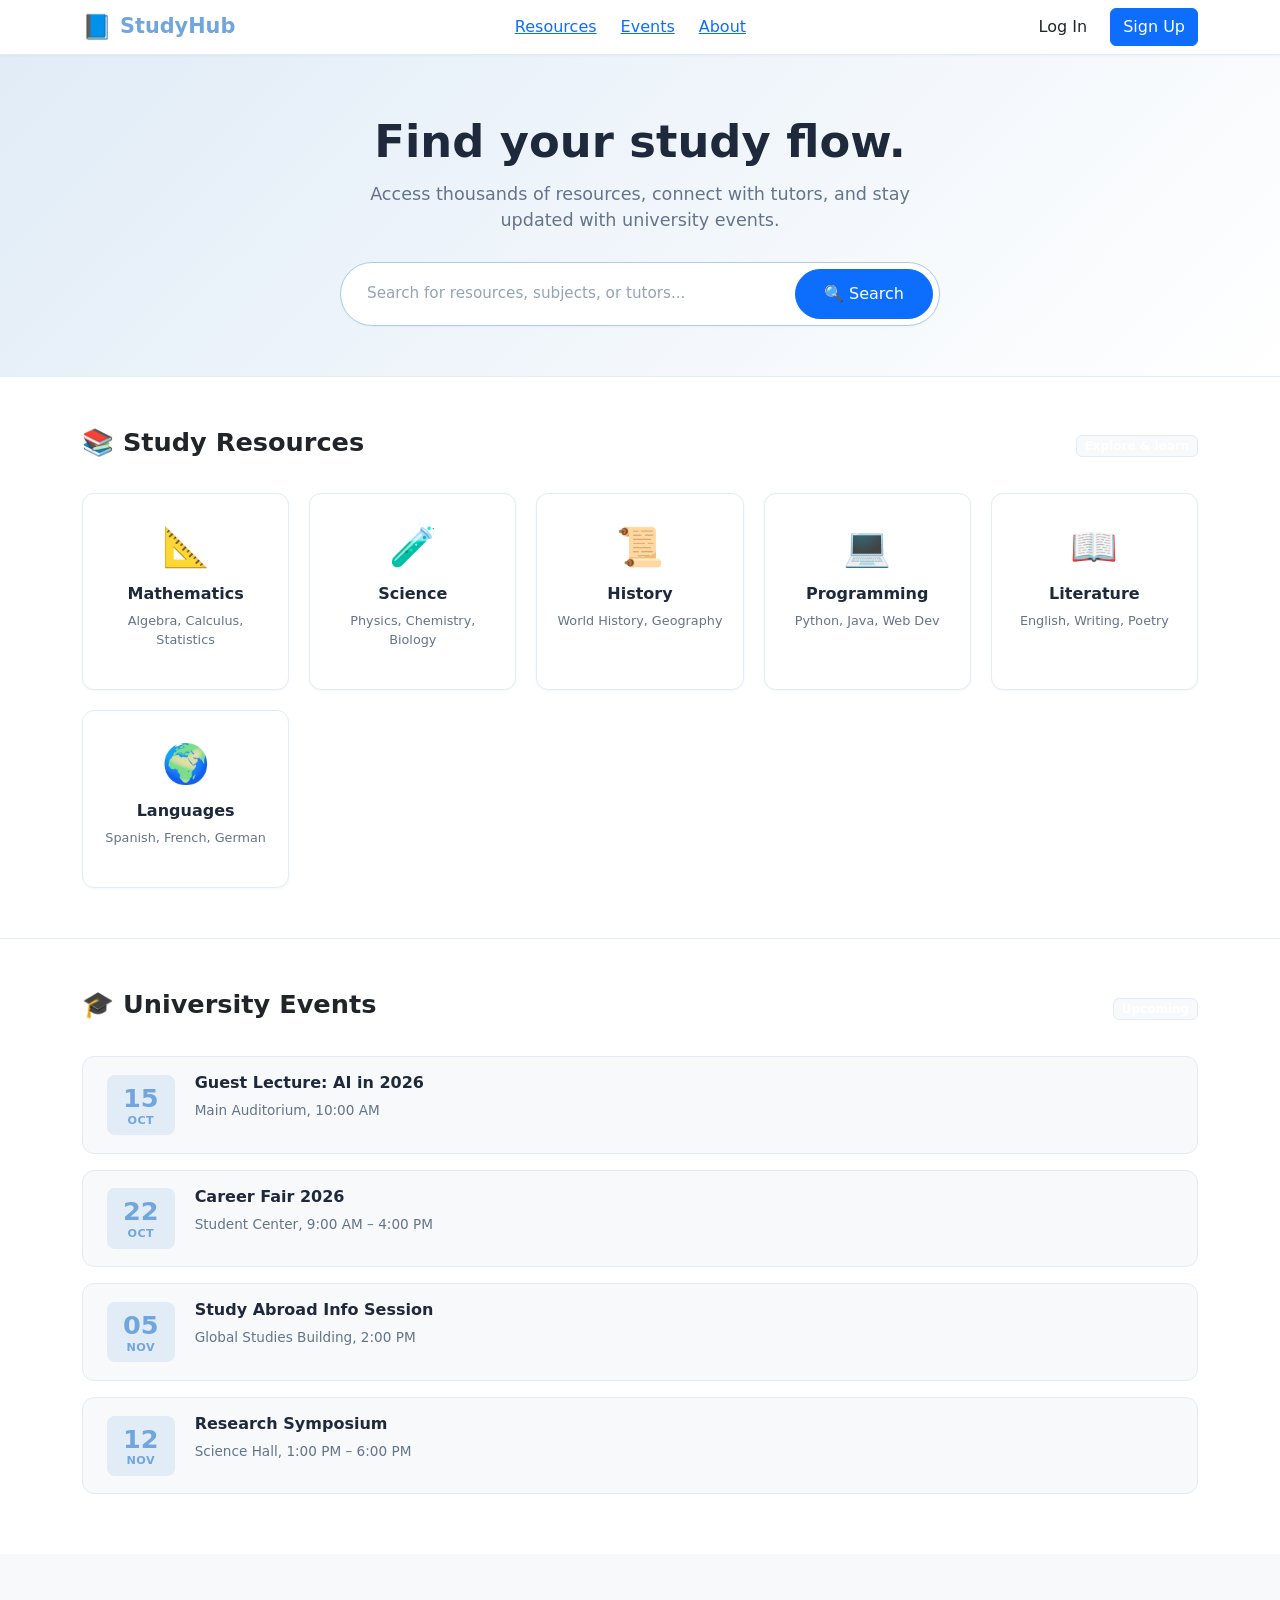
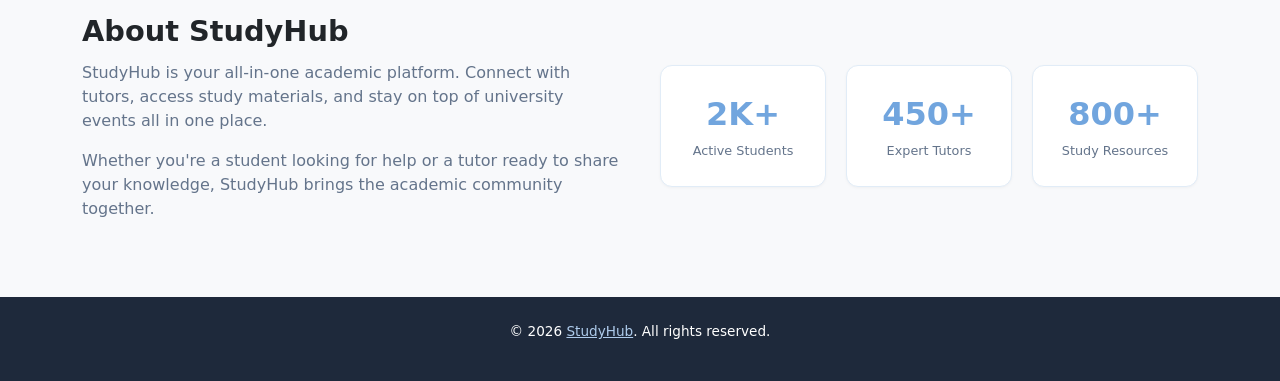
<file: index.html>
<!DOCTYPE html>
<html lang="en">
<head>
    <meta charset="UTF-8" />
    <meta name="viewport" content="width=device-width, initial-scale=1.0" />
    <title>StudyHub · Main Menu</title>
    <link rel="stylesheet" href="index.css" />

      <!-- Bootstrap 5 CSS -->
    <link href="https://cdn.jsdelivr.net/npm/bootstrap@5.3.8/dist/css/bootstrap.min.css" rel="stylesheet"
    integrity="sha384-sRIl4kxILFvY47J16cr9ZwB07vP4J8+LH7qKQnuqkuIAvNWLzeN8tE5YBujZqJLB" crossorigin="anonymous" />

    <!-- Font Awesome -->
    <link rel="stylesheet" href="https://cdnjs.cloudflare.com/ajax/libs/font-awesome/6.5.0/css/all.min.css" />


</head>
<body>

    <!-- ================================================================
    NAVBAR
    ================================================================ -->
    <nav class="navbar">
        <div class="container">
            <div class="nav-brand">
                <span class="brand-icon">📘</span>
                <span>StudyHub</span>
            </div>
            <button class="nav-toggle" onclick="toggleNav()" aria-label="Toggle navigation">☰</button>
            <div class="nav-links" id="navLinks">
                <a href="#resources">Resources</a>
                <a href="#events">Events</a>
                <a href="#about">About</a>
            </div>
            <div class="nav-actions">
                <button class="btn btn-outline" onclick="showLoginModal()">Log In</button>
                <button class="btn btn-primary" onclick="showLoginModal()">Sign Up</button>
            </div>
        </div>
    </nav>

    <!-- ================================================================
    HERO SECTION
    ================================================================ -->
    <section class="hero">
        <div class="container">
            <h1>Find your study flow.</h1>
            <p>Access thousands of resources, connect with tutors, and stay updated with university events.</p>
            <div class="search-bar">
                <input type="text" id="searchInput" placeholder="Search for resources, subjects, or tutors..." onkeyup="filterResources()" />
                <button class="btn btn-primary" onclick="filterResources()">🔍 Search</button>
            </div>
        </div>
    </section>

    <!-- ================================================================
    RESOURCES SECTION
    ================================================================ -->
    <section id="resources" class="resources">
        <div class="container">
            <div class="section-header">
                <h2>📚 Study Resources</h2>
                <span class="badge">Explore &amp; learn</span>
            </div>
            <div class="resource-grid" id="resourceGrid">
                <div class="resource-card" data-name="math algebra calculus statistics">
                    <span class="icon">📐</span>
                    <h3>Mathematics</h3>
                    <p>Algebra, Calculus, Statistics</p>
                </div>
                <div class="resource-card" data-name="science physics chemistry biology">
                <span class="icon">🧪</span>
                  <h3>Science</h3>
                    <p>Physics, Chemistry, Biology</p>
                </div>
                <div class="resource-card" data-name="history world geography">
                    <span class="icon">📜</span>
                    <h3>History</h3>
                    <p>World History, Geography</p>
                </div>
                <div class="resource-card" data-name="programming python java web dev">
                    <span class="icon">💻</span>
                    <h3>Programming</h3>
                    <p>Python, Java, Web Dev</p>
                </div>
                <div class="resource-card" data-name="literature english writing poetry">
                    <span class="icon">📖</span>
                    <h3>Literature</h3>
                    <p>English, Writing, Poetry</p>
                </div>
                <div class="resource-card" data-name="languages spanish french german">
                    <span class="icon">🌍</span>
                    <h3>Languages</h3>
                    <p>Spanish, French, German</p>
                </div>
            </div>
        </div>
    </section>

    <!-- ================================================================
    EVENTS SECTION
    ================================================================ -->
    <section id="events" class="events">
        <div class="container">
            <div class="section-header">
                <h2>🎓 University Events</h2>
                <span class="badge">Upcoming</span>
            </div>
            <div class="event-list">
                <div class="event-card">
                    <div class="event-date">
                        <span class="day">15</span>
                        <span class="month">OCT</span>
                    </div>
                    <div class="event-info">
                        <h3>Guest Lecture: AI in 2026</h3>
                        <p>Main Auditorium, 10:00 AM</p>
                    </div>
                </div>
                <div class="event-card">
                    <div class="event-date">
                        <span class="day">22</span>
                        <span class="month">OCT</span>
                    </div>
                    <div class="event-info">
                        <h3>Career Fair 2026</h3>
                        <p>Student Center, 9:00 AM – 4:00 PM</p>
                    </div>
                </div>
                <div class="event-card">
                    <div class="event-date">
                        <span class="day">05</span>
                        <span class="month">NOV</span>
                    </div>
                    <div class="event-info">
                        <h3>Study Abroad Info Session</h3>
                        <p>Global Studies Building, 2:00 PM</p>
                    </div>
                </div>
                <div class="event-card">
                    <div class="event-date">
                        <span class="day">12</span>
                        <span class="month">NOV</span>
                    </div>
                    <div class="event-info">
                        <h3>Research Symposium</h3>
                        <p>Science Hall, 1:00 PM – 6:00 PM</p>
                    </div>
                </div>
            </div>
        </div>
    </section>

    <!-- ================================================================
    ABOUT SECTION
    ================================================================ -->
    <section id="about" class="about">
        <div class="container">
            <div class="about-grid">
                <div>
                    <h2>About StudyHub</h2>
                    <p>StudyHub is your all-in-one academic platform. Connect with tutors, access study materials, and stay on top of university events all in one place.</p>
                    <p style="margin-top:12px;">Whether you're a student looking for help or a tutor ready to share your knowledge, StudyHub brings the academic community together.</p>
                </div>
                <div class="about-stats">
                    <div class="stat-item">
                        <span class="stat-number">2K+</span>
                        <span class="stat-label">Active Students</span>
                    </div>
                    <div class="stat-item">
                        <span class="stat-number">450+</span>
                        <span class="stat-label">Expert Tutors</span>
                    </div>
                    <div class="stat-item">
                        <span class="stat-number">800+</span>
                        <span class="stat-label">Study Resources</span>
                    </div>
                </div>
            </div>
        </div>
    </section>

    <!-- ================================================================
    FOOTER
    ================================================================ -->
    <footer class="footer">
        <div class="container">
            <p>&copy; 2026 <a href="#">StudyHub</a>. All rights reserved.</p>
        </div>
    </footer>

    <!-- ================================================================
    LOGIN / SIGN UP
    ================================================================ -->
    <div class="modal-overlay" id="loginModal">
        <div class="modal">
            <span class="modal-close" onclick="hideLoginModal()">✕</span>
            <h2>Welcome back</h2>
            <p class="subtitle">Log in or create your account</p>

            <div class="tab-bar">
                <button class="active" onclick="switchAuthTab('login')">Log In</button>
                <button onclick="switchAuthTab('signup')">Sign Up</button>
            </div>

            <!-- Login Form -->
            <div class="auth-form active" id="loginForm">
                <div class="form-group">
                    <label for="loginEmail">Email address</label>
                    <input type="email" id="loginEmail" placeholder="you@studyhub.com" />
                </div>
                <div class="form-group">
                    <label for="loginPassword">Password</label>
                    <input type="password" id="loginPassword" placeholder="••••••••" />
                </div>
                <button class="btn btn-primary btn-block" onclick="handleLogin()">Log In</button>
                <p class="auth-footer">
                    Don't have an account? <a onclick="switchAuthTab('signup')">Sign up</a>
                </p>
            </div>

            <!-- Sign Up Form -->
            <div class="auth-form" id="signupForm">
                <div class="form-group">
                    <label for="signupName">Full name</label>
                    <input type="text" id="signupName" placeholder="Jane Doe" />
                </div>
                <div class="form-group">
                    <label for="signupEmail">Email address</label>
                    <input type="email" id="signupEmail" placeholder="you@studyhub.com" />
                </div>
                <div class="form-group">
                    <label for="signupPassword">Password</label>
                    <input type="password" id="signupPassword" placeholder="••••••••" />
                </div>
                <button class="btn btn-primary btn-block" onclick="handleLogin()">Create Account</button>
                <p class="auth-footer">
                    Already have an account? <a onclick="switchAuthTab('login')">Log in</a>
                </p>
            </div>
        </div>
    </div>

    <!-- ================================================================
    ROLE SELECTION (POST-LOGIN)
    ================================================================ -->
    <div class="modal-overlay" id="roleModal">
        <div class="modal">
            <span class="modal-close" onclick="hideRoleModal()">✕</span>
            <h2>Choose your role</h2>
            <p class="subtitle">Select how you'll use StudyHub</p>
            <div class="role-grid">
                <div class="role-card" onclick="selectRole('tutor')">
                    <span class="role-icon">👨‍🏫</span>
                    <div class="role-name">Tutor</div>
                    <div class="role-desc">Manage sessions &amp; students</div>
                </div>
                <div class="role-card" onclick="selectRole('student')">
                    <span class="role-icon">👨‍🎓</span>
                    <div class="role-name">Student</div>
                    <div class="role-desc">Access resources &amp; book tutors</div>
                </div>
                <div class="role-card" onclick="selectRole('sysadmin')">
                    <span class="role-icon">⚙️</span>
                    <div class="role-name">System Admin</div>
                    <div class="role-desc">Manage platform &amp; users</div>
                </div>
            </div>
        </div>
    </div>

    <!-- ================================================================
    TOAST
    ================================================================ -->
    <div class="toast" id="toast"></div>

    <!-- ================================================================
    JAVASCRIPT
    ================================================================ -->
    <script>
   
        function toggleNav() {
            document.getElementById('navLinks').classList.toggle('open');
        }

       
        function showLoginModal() {
            document.getElementById('loginModal').classList.add('open');
            switchAuthTab('login');
        }

        function hideLoginModal() {
            document.getElementById('loginModal').classList.remove('open');
        }

        function showRoleModal() {
            document.getElementById('roleModal').classList.add('open');
        }

        function hideRoleModal() {
            document.getElementById('roleModal').classList.remove('open');
        }

        // ================================================================
        // AUTH TABS
        // ================================================================
        function switchAuthTab(tab) {
            const loginForm = document.getElementById('loginForm');
            const signupForm = document.getElementById('signupForm');
            const tabs = document.querySelectorAll('.tab-bar button');

            if (tab === 'login') {
                loginForm.classList.add('active');
                signupForm.classList.remove('active');
                tabs[0].classList.add('active');
                tabs[1].classList.remove('active');
            } else {
                loginForm.classList.remove('active');
                signupForm.classList.add('active');
                tabs[0].classList.remove('active');
                tabs[1].classList.add('active');
            }
        }

        // ================================================================
        // LOGIN / SIGNUP HANDLER
        // ================================================================
        function handleLogin() {
            hideLoginModal();
            showRoleModal();
            showToast('✅ Logged in successfully!');
        }

        // ================================================================
        // ROLE SELECTION
        // ================================================================
        function selectRole(role) {
            hideRoleModal();
            if (role === 'tutor') {
                showToast('👨‍🏫 Redirecting to Tutor Dashboard...');
                setTimeout(() => {
                    window.location.href = 'dashboard.html';
                }, 800);
            } else if (role === 'student') {
                showToast('👨‍🎓 Student dashboard coming soon!');
            } else if (role === 'sysadmin') {
                showToast('⚙️ System Admin panel coming soon!');
            }
        }

        // ================================================================
        // SEARCH / FILTER RESOURCES
        // ================================================================
        function filterResources() {
            const input = document.getElementById('searchInput');
            const query = input.value.toLowerCase().trim();
            const cards = document.querySelectorAll('.resource-card');

            cards.forEach(card => {
                const name = card.getAttribute('data-name');
                const text = card.textContent.toLowerCase();
                if (query === '' || name.includes(query) || text.includes(query)) {
                    card.classList.remove('hidden');
                } else {
                    card.classList.add('hidden');
                }
            });
        }

        // ================================================================
        // TOAST
        // ================================================================
        function showToast(msg) {
            const el = document.getElementById('toast');
            el.textContent = msg;
            el.classList.add('show');
            clearTimeout(el._t);
            el._t = setTimeout(() => el.classList.remove('show'), 3000);
        }

       
        document.getElementById('loginModal').addEventListener('click', function(e) {
            if (e.target === this) hideLoginModal();
        });
        document.getElementById('roleModal').addEventListener('click', function(e) {
            if (e.target === this) hideRoleModal();
        });

      
        document.addEventListener('keydown', function(e) {
            if (e.key === 'Escape') {
                hideLoginModal();
                hideRoleModal();
            }
        });

     
        document.addEventListener('DOMContentLoaded', function() {
            document.getElementById('loginModal').classList.remove('open');
            document.getElementById('roleModal').classList.remove('open');
        });
    </script>

</body>
</html>
</file>
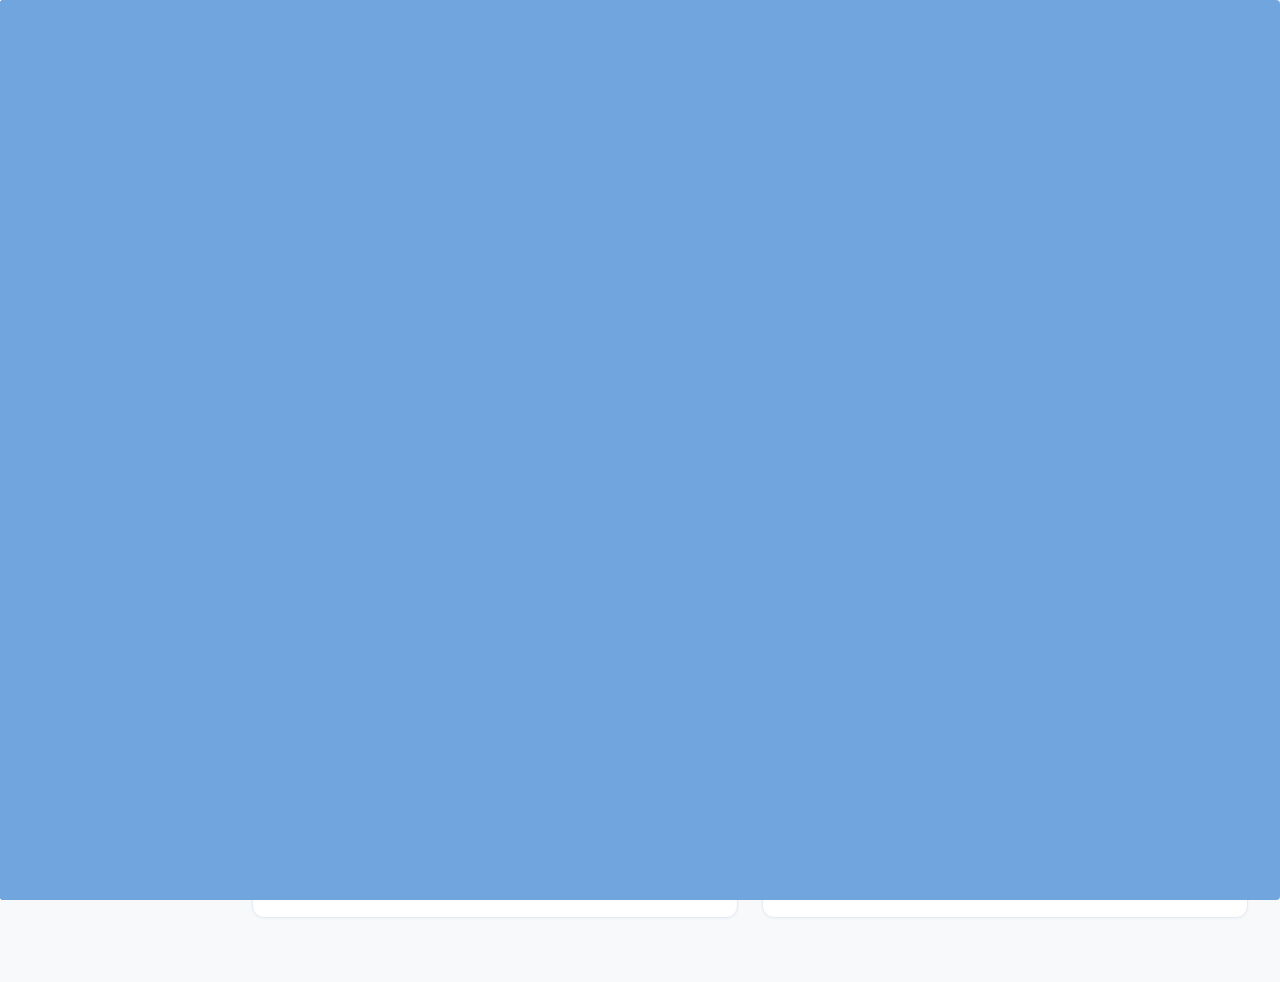
<file: booking-statistics.html>
<!DOCTYPE html>
<html lang="en">
<head>
    <meta charset="UTF-8" />
    <meta name="viewport" content="width=device-width, initial-scale=1.0" />
    <title>StudyHub · Booking Statistics</title>
    <link rel="stylesheet" href="booking-statistics.css" />
</head>
<body>

    <div class="app">

                  <!--Redirecting issues-->

        <aside class="sidebar">
            <div class="sidebar-brand">
                <span class="brand-icon">📘</span>
                <span>StudyHub</span>
            </div>
            <nav class="sidebar-nav">
                <a href="index.html">
                    <span class="nav-icon">📊</span> Main Menu
                </a>
                <a href="#" class="active">
                    <span class="nav-icon">📈</span> Booking Stats
                </a>
                <a href="reviews.html">
                    <span class="nav-icon">⭐</span> Reviews

                </a>
            </nav>
            <div class="sidebar-footer">
                <div class="tutor-card">
                    <div class="avatar">JD</div>
                    <div>
                        <p class="tutor-name">Jane Doe</p>
                        <p class="tutor-role">Math Tutor</p>
                    </div>
                </div>
            </div>
        </aside>

      
        <main class="main">

            <header class="main-header">
                <div>
                    <h1>📈 Booking Statistics</h1>
                    <p class="greeting">Detailed analytics for your tutoring business</p>
                </div>
                <div class="header-actions">
                    <button class="btn btn-outline" onclick="window.location.href='index.html'">← Back to Dashboard</button>
                    <button class="btn btn-primary" onclick="showToast('📊 Report exported!')">Export Report</button>
                </div>
            </header>

            <!-- Stats Grid -->
            <section class="stats-grid">
                <div class="stat-card">
                    <div class="stat-label">Total Bookings</div>
                    <div class="stat-number">342</div>
                    <span class="stat-change up">↑ 18%</span>
                </div>
                <div class="stat-card">
                    <div class="stat-label">Avg. Session Length</div>
                    <div class="stat-number">1.5 hrs</div>
                    <span class="stat-change up">↑ 0.2</span>
                </div>
                <div class="stat-card">
                    <div class="stat-label">Cancellation Rate</div>
                    <div class="stat-number">4.2%</div>
                    <span class="stat-change down">↓ 1.1%</span>
                </div>
            </section>

            <!-- Charts Row -->
            <div class="charts-grid">

                <!-- Weekly Bookings Chart -->
                <div class="card chart-card">
                    <div class="card-header">
                        <h2>📅 Weekly Bookings</h2>
                        <span class="badge">last 7 days</span>
                    </div>
                    <div class="chart-bars">
                        <div class="bar-item">
                            <span class="bar-label">Mon</span>
                            <div class="bar-track"><div class="bar-fill" style="height:65%;"></div></div>
                            <span class="bar-value">13</span>
                        </div>
                        <div class="bar-item">
                            <span class="bar-label">Tue</span>
                            <div class="bar-track"><div class="bar-fill" style="height:85%;"></div></div>
                            <span class="bar-value">17</span>
                        </div>
                        <div class="bar-item">
                            <span class="bar-label">Wed</span>
                            <div class="bar-track"><div class="bar-fill" style="height:55%;"></div></div>
                            <span class="bar-value">11</span>
                        </div>
                        <div class="bar-item">
                            <span class="bar-label">Thu</span>
                            <div class="bar-track"><div class="bar-fill" style="height:70%;"></div></div>
                            <span class="bar-value">14</span>
                        </div>
                        <div class="bar-item">
                            <span class="bar-label">Fri</span>
                            <div class="bar-track"><div class="bar-fill" style="height:90%;"></div></div>
                            <span class="bar-value">18</span>
                        </div>
                        <div class="bar-item">
                            <span class="bar-label">Sat</span>
                            <div class="bar-track"><div class="bar-fill" style="height:40%;"></div></div>
                            <span class="bar-value">8</span>
                        </div>
                        <div class="bar-item">
                            <span class="bar-label">Sun</span>
                            <div class="bar-track"><div class="bar-fill" style="height:25%;"></div></div>
                            <span class="bar-value">5</span>
                        </div>
                    </div>
                </div>

                <!-- Demand by Course -->
                <div class="card chart-card">
                    <div class="card-header">
                        <h2>📚 Demand by Course</h2>
                        <span class="badge">top 5</span>
                    </div>
                    <div class="demand-list">
                        <div>
                            <div class="demand-item"><span class="course">Calculus I</span><span class="count">18</span></div>
                            <div class="bar-wrap"><div class="bar-fill" style="width:100%;"></div></div>
                        </div>
                        <div>
                            <div class="demand-item"><span class="course">Algebra II</span><span class="count">12</span></div>
                            <div class="bar-wrap"><div class="bar-fill" style="width:67%;"></div></div>
                        </div>
                        <div>
                            <div class="demand-item"><span class="course">Statistics</span><span class="count">9</span></div>
                            <div class="bar-wrap"><div class="bar-fill" style="width:50%;"></div></div>
                        </div>
                        <div>
                            <div class="demand-item"><span class="course">Geometry</span><span class="count">5</span></div>
                            <div class="bar-wrap"><div class="bar-fill" style="width:28%;"></div></div>
                        </div>
                        <div>
                            <div class="demand-item"><span class="course">Trigonometry</span><span class="count">3</span></div>
                            <div class="bar-wrap"><div class="bar-fill" style="width:17%;"></div></div>
                        </div>
                    </div>
                </div>

            </div>

            <!-- Bottom Row: Peak Times + Student Retention -->
            <div class="charts-grid two-col">

                <div class="card chart-card">
                    <div class="card-header">
                        <h2>⏰ Peak Booking Times</h2>
                        <span class="badge">by hour</span>
                    </div>
                    <div class="peak-times">
                        <div class="peak-item"><span class="peak-label">9 AM</span><span class="peak-bar" style="width:30%;"></span><span class="peak-value">6</span></div>
                        <div class="peak-item"><span class="peak-label">10 AM</span><span class="peak-bar" style="width:55%;"></span><span class="peak-value">11</span></div>
                        <div class="peak-item"><span class="peak-label">11 AM</span><span class="peak-bar" style="width:45%;"></span><span class="peak-value">9</span></div>
                        <div class="peak-item"><span class="peak-label">12 PM</span><span class="peak-bar" style="width:25%;"></span><span class="peak-value">5</span></div>
                        <div class="peak-item"><span class="peak-label">1 PM</span><span class="peak-bar" style="width:40%;"></span><span class="peak-value">8</span></div>
                        <div class="peak-item"><span class="peak-label">2 PM</span><span class="peak-bar" style="width:70%;"></span><span class="peak-value">14</span></div>
                        <div class="peak-item"><span class="peak-label">3 PM</span><span class="peak-bar" style="width:80%;"></span><span class="peak-value">16</span></div>
                        <div class="peak-item"><span class="peak-label">4 PM</span><span class="peak-bar" style="width:60%;"></span><span class="peak-value">12</span></div>
                        <div class="peak-item"><span class="peak-label">5 PM</span><span class="peak-bar" style="width:35%;"></span><span class="peak-value">7</span></div>
                    </div>
                </div>

                <div class="card chart-card">
                    <div class="card-header">
                        <h2>🔄 Student Retention</h2>
                        <span class="badge">by month</span>
                    </div>
                    <div class="retention-list">
                        <div class="retention-item">
                            <span class="retention-label">New students</span>
                            <span class="retention-value">12</span>
                            <span class="retention-change up">↑ 3</span>
                        </div>
                        <div class="retention-item">
                            <span class="retention-label">Returning students</span>
                            <span class="retention-value">18</span>
                            <span class="retention-change up">↑ 5</span>
                        </div>
                        <div class="retention-item">
                            <span class="retention-label">Retention rate</span>
                            <span class="retention-value">86%</span>
                            <span class="retention-change up">↑ 4%</span>
                        </div>
                        <div class="retention-item">
                            <span class="retention-label">Avg. sessions/student</span>
                            <span class="retention-value">4.2</span>
                            <span class="retention-change up">↑ 0.3</span>
                        </div>
                    </div>
                    <div style="margin-top:12px;padding:12px;background:#f8f9fb;border-radius:8px;border:1px solid #e1ecf7;">
                        <p style="font-size:0.8rem;color:#64748b;text-align:center;">📊 Overall student satisfaction: <strong style="color:#71a5de;">4.9 / 5.0</strong></p>
                    </div>
                </div>

            </div>

        </main>

    </div>

    <!-- Toast -->
    <div class="toast" id="toast"></div>

    <script>
        function showToast(msg) {
            const el = document.getElementById('toast');
            el.textContent = msg;
            el.classList.add('show');
            clearTimeout(el._t);
            el._t = setTimeout(() => el.classList.remove('show'), 2600);
        }
        window.showToast = showToast;
    </script>

</body>
</html>
</file>
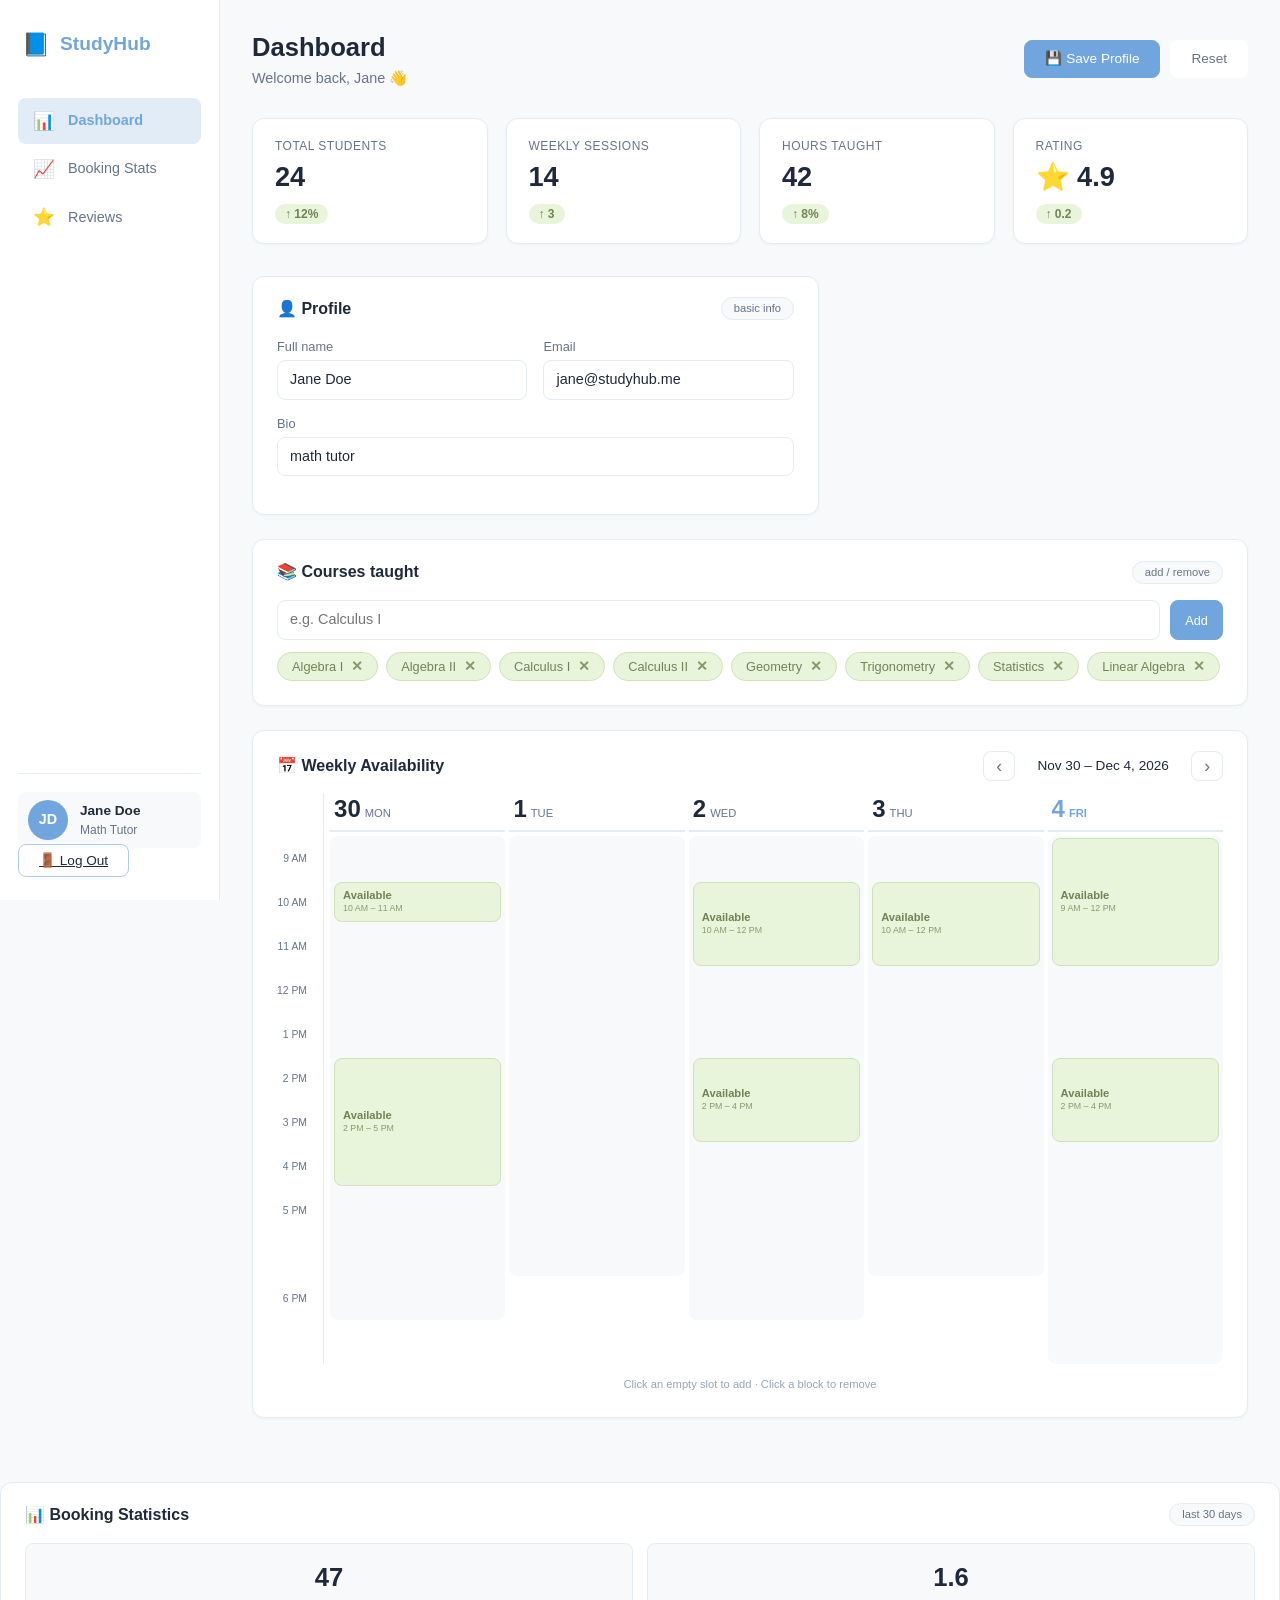
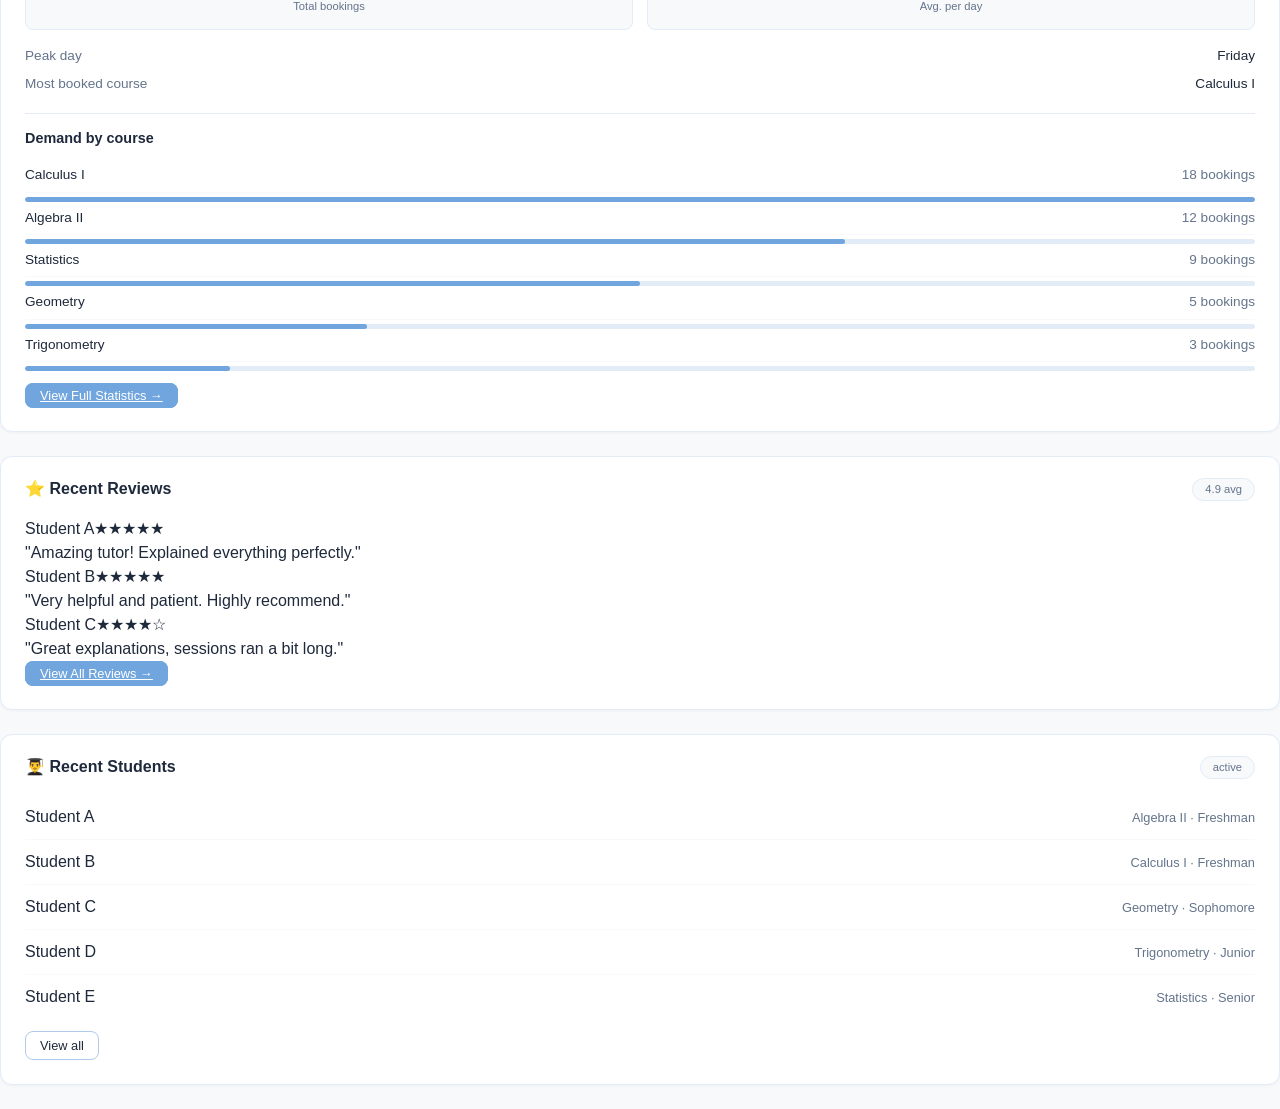
<file: dashboard.html>
<!DOCTYPE html>
<html lang="en">
<head>
    <meta charset="UTF-8" />
    <meta name="viewport" content="width=device-width, initial-scale=1.0" />
    <title>StudyHub · Dashboard</title>
    <link rel="stylesheet" href="dashboard.css" />
</head>
<body>

    <div class="app">
        <aside class="sidebar">
            <div class="sidebar-brand">
                <span class="brand-icon">📘</span>
                <span>StudyHub</span>
            </div>
            <!--Redirecting issues-->
            <nav class="sidebar-nav">
                <a href="dashboard.html" class="active"><span class="nav-icon">📊</span> Dashboard</a>
                <a href="booking-stats.html"><span class="nav-icon">📈</span> Booking Stats</a>
                <a href="reviews.html"><span class="nav-icon">⭐</span> Reviews</a>
               
            </nav>
            <div class="sidebar-footer">
                <div class="tutor-card">
                    <div class="avatar">JD</div>
                    <div><p class="tutor-name">Jane Doe</p><p class="tutor-role">Math Tutor</p></div>
                </div>
                <a href="index.html" class="btn btn-logout">🚪 Log Out</a>
            </div>
        </aside>

        <main class="main">
            <header class="main-header">
                <div><h1>Dashboard</h1><p class="greeting">Welcome back, Jane 👋</p></div>
                <div class="header-actions">
                    <button class="btn btn-primary" onclick="saveProfile()">💾 Save Profile</button>
                    <button class="btn btn-ghost" onclick="resetProfile()">Reset</button>
                </div>
            </header>

            <section class="stats-grid">
                <div class="stat-card"><div class="stat-label">Total Students</div><div class="stat-number">24</div><span class="stat-change up">↑ 12%</span></div>
                <div class="stat-card"><div class="stat-label">Weekly Sessions</div><div class="stat-number">14</div><span class="stat-change up">↑ 3</span></div>
                <div class="stat-card"><div class="stat-label">Hours Taught</div><div class="stat-number">42</div><span class="stat-change up">↑ 8%</span></div>
                <div class="stat-card"><div class="stat-label">Rating</div><div class="stat-number">⭐ 4.9</div><span class="stat-change up">↑ 0.2</span></div>
            </section>

            <div class="dashboard-grid">
                <div class="left-col">
                    <div class="card">
                        <div class="card-header"><h2>👤 Profile</h2><span class="badge">basic info</span></div>
                        <div class="form-row">
                            <div class="form-group"><label for="fullName">Full name</label><input type="text" id="fullName" value="Jane Doe" /></div>
                            <div class="form-group"><label for="email">Email</label><input type="email" id="email" value="jane@studyhub.me" /></div>
                        </div>
                            <div class="form-group"><label for="bio">Bio</label><input type="text" id="bio" value="math tutor" /></div>
                         </div>
                        </div>
                    </div>

                    <div class="card">
                        <div class="card-header"><h2>📚 Courses taught</h2><span class="badge">add / remove</span></div>
                        <div class="course-input-row"><input type="text" id="courseInput" placeholder="e.g. Calculus I" /><button class="btn btn-primary btn-sm" onclick="addCourse()">Add</button></div>
                        <div id="courseList" class="tag-list"></div>
                    </div>

                    <div class="card calendar-card">
                        <div class="card-header">
                            <h2>📅 Weekly Availability</h2>
                            <div class="week-nav"><button onclick="changeWeek(-1)">‹</button><span id="weekLabel">June 30 – July 4, 2026</span><button onclick="changeWeek(1)">›</button></div>
                        </div>
                        <div class="card-body"><div id="weeklyCalendarContainer"></div><p class="calendar-hint">Click an empty slot to add · Click a block to remove</p></div>
                    </div>
                </div>

                <div class="right-col">
                    <div class="card">
                        <div class="card-header"><h2>📊 Booking Statistics</h2><span class="badge">last 30 days</span></div>
                        <div class="stat-row">
                            <div class="stat-box"><div class="num" id="statTotal">47</div><div class="lbl">Total bookings</div></div>
                            <div class="stat-box"><div class="num" id="statAvg">3.9</div><div class="lbl">Avg. per day</div></div>
                        </div>
                        <div class="stat-meta"><span>Peak day</span><span id="statPeakDay">Tuesday</span></div>
                        <div class="stat-meta"><span>Most booked course</span><span id="statTopCourse">Calculus I</span></div>
                        <hr /><h3>Demand by course</h3>
                        <div id="demandList" class="demand-list"></div>
                        <div style="margin-top:12px;"><a href="booking-stats.html" class="btn btn-sm btn-primary">View Full Statistics →</a></div>
                    </div>

                    <div class="card">
                        <div class="card-header"><h2>⭐ Recent Reviews</h2><span class="badge">4.9 avg</span></div>
                        <div id="reviewList">
                            <div class="review-item"><div><span class="reviewer-name">Student A</span><span class="review-rating">★★★★★</span></div><span class="review-text">"Amazing tutor! Explained everything perfectly."</span></div>
                            <div class="review-item"><div><span class="reviewer-name">Student B</span><span class="review-rating">★★★★★</span></div><span class="review-text">"Very helpful and patient. Highly recommend."</span></div>
                            <div class="review-item"><div><span class="reviewer-name">Student C</span><span class="review-rating">★★★★☆</span></div><span class="review-text">"Great explanations, sessions ran a bit long."</span></div>
                        </div>
                        <div class="review-actions"><a href="reviews.html" class="btn btn-sm btn-primary">View All Reviews →</a></div>
                    </div>

                    <div class="card">
                        <div class="card-header"><h2>👨‍🎓 Recent Students</h2><span class="badge">active</span></div>
                        <div id="studentList"></div>
                        <div class="student-actions"><button class="btn btn-sm" onclick="showToast('📋 All students loaded')">View all</button></div>
                    </div>
                </div>
            </div>
        </main>
    </div>

    <div class="toast" id="toast"></div>

    <script>
        // --- Data ---
        let courses = ['Algebra I', 'Algebra II', 'Calculus I', 'Calculus II', 'Geometry', 'Trigonometry', 'Statistics', 'Linear Algebra'];
        const availMap = new Map();
        const students = [
            { name: 'Student A', course: 'Algebra II', level: 'Freshman' },
            { name: 'Student B', course: 'Calculus I', level: 'Freshman' },
            { name: 'Student C', course: 'Geometry', level: 'Sophomore' },
            { name: 'Student D', course: 'Trigonometry', level: 'Junior' },
            { name: 'Student E', course: 'Statistics', level: 'Senior' }
        ];
        const demandData = [{ course: 'Calculus I', count: 18 }, { course: 'Algebra II', count: 12 }, { course: 'Statistics', count: 9 }, { course: 'Geometry', count: 5 }, { course: 'Trigonometry', count: 3 }];
        const maxDemand = Math.max(...demandData.map(d => d.count));
        const ALL_SLOTS = ['08:00','08:30','09:00','09:30','10:00','10:30','11:00','11:30','12:00','12:30','13:00','13:30','14:00','14:30','15:00','15:30','16:00','16:30','17:00','17:30','18:00','18:30','19:00','19:30'];
        let currentDate = new Date();

        function fmtDate(y,m,d){ return y+'-'+String(m+1).padStart(2,'0')+'-'+String(d).padStart(2,'0'); }
        function formatDateStr(date){ return fmtDate(date.getFullYear(), date.getMonth(), date.getDate()); }
        function isSameDay(d1,d2){ return d1.getFullYear()===d2.getFullYear() && d1.getMonth()===d2.getMonth() && d1.getDate()===d2.getDate(); }
        function getMonday(date){ const d=new Date(date); const day=d.getDay(); const diff=d.getDate()-day+(day===0?-6:1); d.setDate(diff); return d; }
        function getSlots(dateStr){ return availMap.get(dateStr)||new Set(); }

        function getAvailabilityBlocks(dateStr){
            const slots=getSlots(dateStr); if(!slots.size) return [];
            const hours=[]; slots.forEach(t=>{ const h=parseInt(t); if(h>=9&&h<=17) hours.push(h); }); hours.sort((a,b)=>a-b);
            if(!hours.length) return []; const blocks=[]; let s=hours[0], e=hours[0]+1;
            for(let i=1;i<hours.length;i++){ if(hours[i]===e){ e=hours[i]+1; }else{ blocks.push({start:s,end:e}); s=hours[i]; e=hours[i]+1; } }
            blocks.push({start:s,end:e}); return blocks;
        }
        function toggleAvailability(dateStr,hour){ const t=String(hour).padStart(2,'0')+':00'; if(!availMap.has(dateStr)) availMap.set(dateStr,new Set()); const s=availMap.get(dateStr); s.has(t)?s.delete(t):s.add(t); if(!s.size) availMap.delete(dateStr); saveToLocalStorage(); renderWeeklyCalendar(); }

        function getStartClass(h){ const map={9:'start-9',10:'start-10',11:'start-11',12:'start-12'}; return map[h]||'start-'+(h-12); }
        function getEndClass(h){ const map={10:'end-10',11:'end-11',12:'end-12'}; return map[h]||'end-'+(h-12); }
        function getTimeLabel(h){ return h===12?'12 PM':h>12?(h-12)+' PM':h+' AM'; }

        function renderWeeklyCalendar(){
            const container=document.getElementById('weeklyCalendarContainer'); if(!container) return;
            const start=getMonday(currentDate), days=['Mon','Tue','Wed','Thu','Fri'];
            let html='<div class="calendar"><div class="timeline"><div class="spacer"></div>';
            for(let i=9;i<=18;i++) html+=`<div class="time-marker">${getTimeLabel(i)}</div>`;
            html+='</div><div class="days">';
            for(let i=0;i<5;i++){ const d=new Date(start); d.setDate(start.getDate()+i); const ds=formatDateStr(d), blocks=getAvailabilityBlocks(ds), today=isSameDay(d,new Date());
                html+=`<div class="day ${['mon','tue','wed','thu','fri'][i]}"><div class="date ${today?'today':''}"><span class="date-num">${d.getDate()}</span><span class="date-day">${days[i]}</span></div><div class="events">`;
                let idx=0; for(let h=9;h<=17;h++){ const b=blocks[idx]; if(b&&h===b.start){ html+=`<div class="event ${getStartClass(h)} ${getEndClass(b.end)}" onclick="toggleAvailability('${ds}',${h})"><span class="title">Available</span><span class="time">${getTimeLabel(h)} – ${getTimeLabel(b.end)}</span></div>`; idx++; } else if(!b||h<b.start){ html+=`<div class="empty-slot" onclick="toggleAvailability('${ds}',${h})"></div>`; } }
                html+='</div></div>';
            }
            html+='</div></div>'; container.innerHTML=html;
            const m=getMonday(currentDate), f=new Date(m); f.setDate(m.getDate()+4); const opts={month:'short',day:'numeric'};
            document.getElementById('weekLabel').textContent=`${m.toLocaleDateString('en-US',opts)} – ${f.toLocaleDateString('en-US',opts)}, ${f.getFullYear()}`;
        }
        function changeWeek(delta){ currentDate.setDate(currentDate.getDate()+delta*7); renderWeeklyCalendar(); }

        function renderCourses(){ const c=document.getElementById('courseList'); c.innerHTML=courses.length?courses.map(c=>`<span class="tag">${c} <span class="remove" onclick="removeCourse('${c.replace(/'/g,"\\'")}')">✕</span></span>`).join(''):'<span class="text-muted">No courses added.</span>'; }
        function renderStudents(){ const c=document.getElementById('studentList'); c.innerHTML=students.length?students.map(s=>`<div class="student-item"><span class="name">${s.name}</span><span class="detail">${s.course} · ${s.level}</span></div>`).join(''):'<span class="text-muted">No students yet.</span>'; }
        function renderDemand(){ const c=document.getElementById('demandList'); c.innerHTML=demandData.length?demandData.map(d=>{const pct=(d.count/maxDemand)*100; return `<div><div class="demand-item"><span class="course">${d.course}</span><span class="count">${d.count} bookings</span></div><div class="bar-wrap"><div class="bar-fill" style="width:${pct}%;"></div></div></div>`;}).join(''):'<span class="text-muted">No demand data.</span>'; }
        function updateStats(){ const total=demandData.reduce((s,d)=>s+d.count,0); document.getElementById('statTotal').textContent=total; document.getElementById('statAvg').textContent=(total/30).toFixed(1); const days=['Monday','Tuesday','Wednesday','Thursday','Friday','Saturday','Sunday']; document.getElementById('statPeakDay').textContent=days[Math.floor(Math.random()*days.length)]; if(demandData.length){ const top=demandData.reduce((a,b)=>a.count>b.count?a:b); document.getElementById('statTopCourse').textContent=top.course; } }

        function addCourse(){ const i=document.getElementById('courseInput'), v=i.value.trim(); if(!v) return showToast('Enter a course name.'); if(courses.includes(v)) return showToast('Course already added.'); courses.push(v); renderCourses(); i.value=''; saveToLocalStorage(); showToast('➕ Added: '+v); }
        function removeCourse(name){ courses=courses.filter(c=>c!==name); renderCourses(); saveToLocalStorage(); showToast('✖ Removed: '+name); }
        function saveProfile(){ saveToLocalStorage(); showToast('✅ Profile saved!'); }
        function resetProfile(){ if(!confirm('Reset all data to defaults?')) return; courses=['Algebra I','Algebra II','Calculus I','Calculus II','Geometry','Trigonometry','Statistics','Linear Algebra']; availMap.clear(); generateRandomAvailability(); document.getElementById('fullName').value='Jane Doe'; document.getElementById('email').value='jane@studyhub.me'; document.getElementById('bio').value='Mathematics tutor with 6 years of experience. Specializing in calculus, algebra, and test prep.'; document.getElementById('hourlyRate').value='45'; document.getElementById('timezone').value='GMT'; document.getElementById('courseInput').value=''; renderCourses(); renderWeeklyCalendar(); saveToLocalStorage(); showToast('🔄 Reset to defaults'); }

        function saveToLocalStorage(){ try{ const data={courses, availability:Array.from(availMap.entries()).map(([k,v])=>[k,Array.from(v)]), profile:{name:document.getElementById('fullName').value, email:document.getElementById('email').value, bio:document.getElementById('bio').value, rate:document.getElementById('hourlyRate').value, timezone:document.getElementById('timezone').value}}; localStorage.setItem('studyHubData',JSON.stringify(data)); }catch(_){} }
        function loadFromLocalStorage(){ try{ const raw=localStorage.getItem('studyHubData'); if(!raw) return false; const data=JSON.parse(raw); if(data.courses) courses=data.courses; if(data.availability){ availMap.clear(); data.availability.forEach(([k,v])=>{ if(v.length) availMap.set(k,new Set(v)); }); } if(data.profile){ if(data.profile.name) document.getElementById('fullName').value=data.profile.name; if(data.profile.email) document.getElementById('email').value=data.profile.email; if(data.profile.bio) document.getElementById('bio').value=data.profile.bio; if(data.profile.rate) document.getElementById('hourlyRate').value=data.profile.rate; if(data.profile.timezone) document.getElementById('timezone').value=data.profile.timezone; } return true; }catch(_){ return false; } }

        function generateRandomAvailability(){ const today=new Date(), start=getMonday(today); for(let i=0;i<5;i++){ const d=new Date(start); d.setDate(start.getDate()+i); const ds=formatDateStr(d); if(Math.random()<0.6){ const slots=new Set(); const count=2+Math.floor(Math.random()*4); for(let j=0;j<count;j++){ const hour=9+Math.floor(Math.random()*8); slots.add(String(hour).padStart(2,'0')+':00'); } if(slots.size) availMap.set(ds,slots); } } const todayStr=formatDateStr(today); if(!availMap.has(todayStr)) availMap.set(todayStr,new Set(['09:00','10:00','11:00','14:00','15:00'])); }

        function showToast(msg){ const el=document.getElementById('toast'); el.textContent=msg; el.classList.add('show'); clearTimeout(el._t); el._t=setTimeout(()=>el.classList.remove('show'),2600); }

        function init(){ const loaded=loadFromLocalStorage(); if(!loaded) generateRandomAvailability(); renderCourses(); renderStudents(); renderDemand(); updateStats(); renderWeeklyCalendar(); window.addCourse=addCourse; window.removeCourse=removeCourse; window.toggleAvailability=toggleAvailability; window.changeWeek=changeWeek; window.saveProfile=saveProfile; window.resetProfile=resetProfile; window.showToast=showToast; }
        init();
    </script>

</body>
</html>
</file>
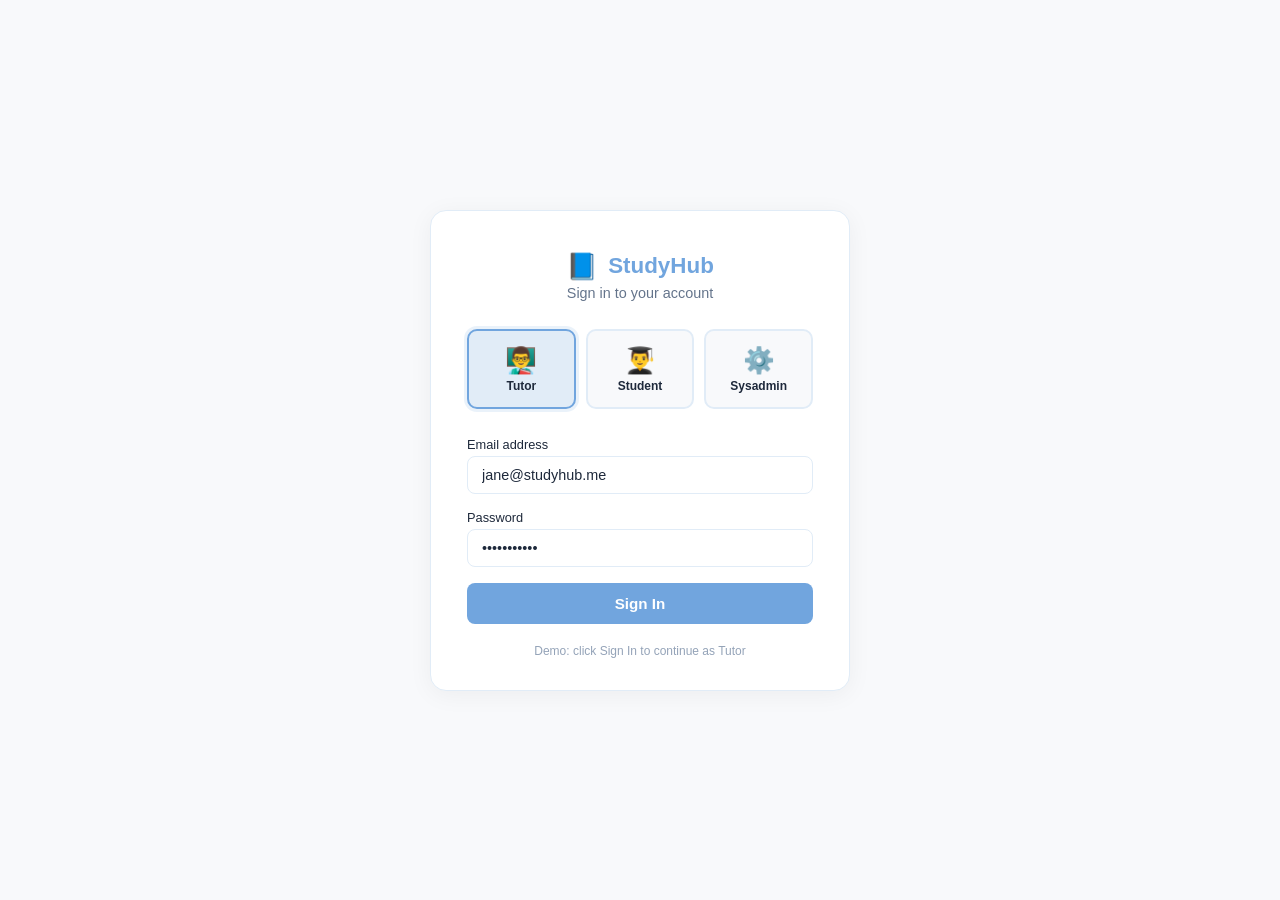
<file: log-in.html>
<!DOCTYPE html>
<html lang="en">
<head>
    <meta charset="UTF-8" />
    <meta name="viewport" content="width=device-width, initial-scale=1.0" />
    <title>StudyHub · Log In</title>
    <link rel="stylesheet" href="log-in.css" />
</head>
<body>

    <div class="login-container">
        <div class="login-card">
            <!-- Brand -->
            <div class="login-brand">
                <span class="brand-icon">📘</span>
                <span>StudyHub</span>
            </div>
            <p class="login-subtitle">Sign in to your account</p>

            <!-- Role Selection -->
            <div class="role-selector">
                <label class="role-option">
                    <input type="radio" name="role" value="tutor" checked />
                    <span class="role-card">
                        <span class="role-icon">👨‍🏫</span>
                        <span class="role-name">Tutor</span>
                    </span>
                </label>
                <label class="role-option">
                    <input type="radio" name="role" value="student" />
                    <span class="role-card">
                        <span class="role-icon">👨‍🎓</span>
                        <span class="role-name">Student</span>
                    </span>
                </label>
                <label class="role-option">
                    <input type="radio" name="role" value="sysadmin" />
                    <span class="role-card">
                        <span class="role-icon">⚙️</span>
                        <span class="role-name">Sysadmin</span>
                    </span>
                </label>
            </div>

            <!-- Login Form -->
            <form class="login-form" onsubmit="return false;">
                <div class="form-group">
                    <label for="email">Email address</label>
                    <input type="email" id="email" placeholder="you@studyhub.com" value="jane@studyhub.me" />
                </div>
                <div class="form-group">
                    <label for="password">Password</label>
                    <input type="password" id="password" placeholder="••••••••" value="password123" />
                </div>
                <button type="submit" class="btn btn-primary btn-block" onclick="handleLogin()">Sign In</button>
            </form>

            <p class="login-footer">Demo: click Sign In to continue as Tutor</p>
        </div>
    </div>

    <script>
        function handleLogin() {
            const role = document.querySelector('input[name="role"]:checked').value;
            if (role === 'tutor') {
                window.location.href = 'index.html';
            } else if (role === 'student') {
                alert('Student dashboard coming soon!');
            } else if (role === 'sysadmin') {
                alert('Sysadmin dashboard coming soon!');
            }
        }
    </script>

</body>
</html>
</file>
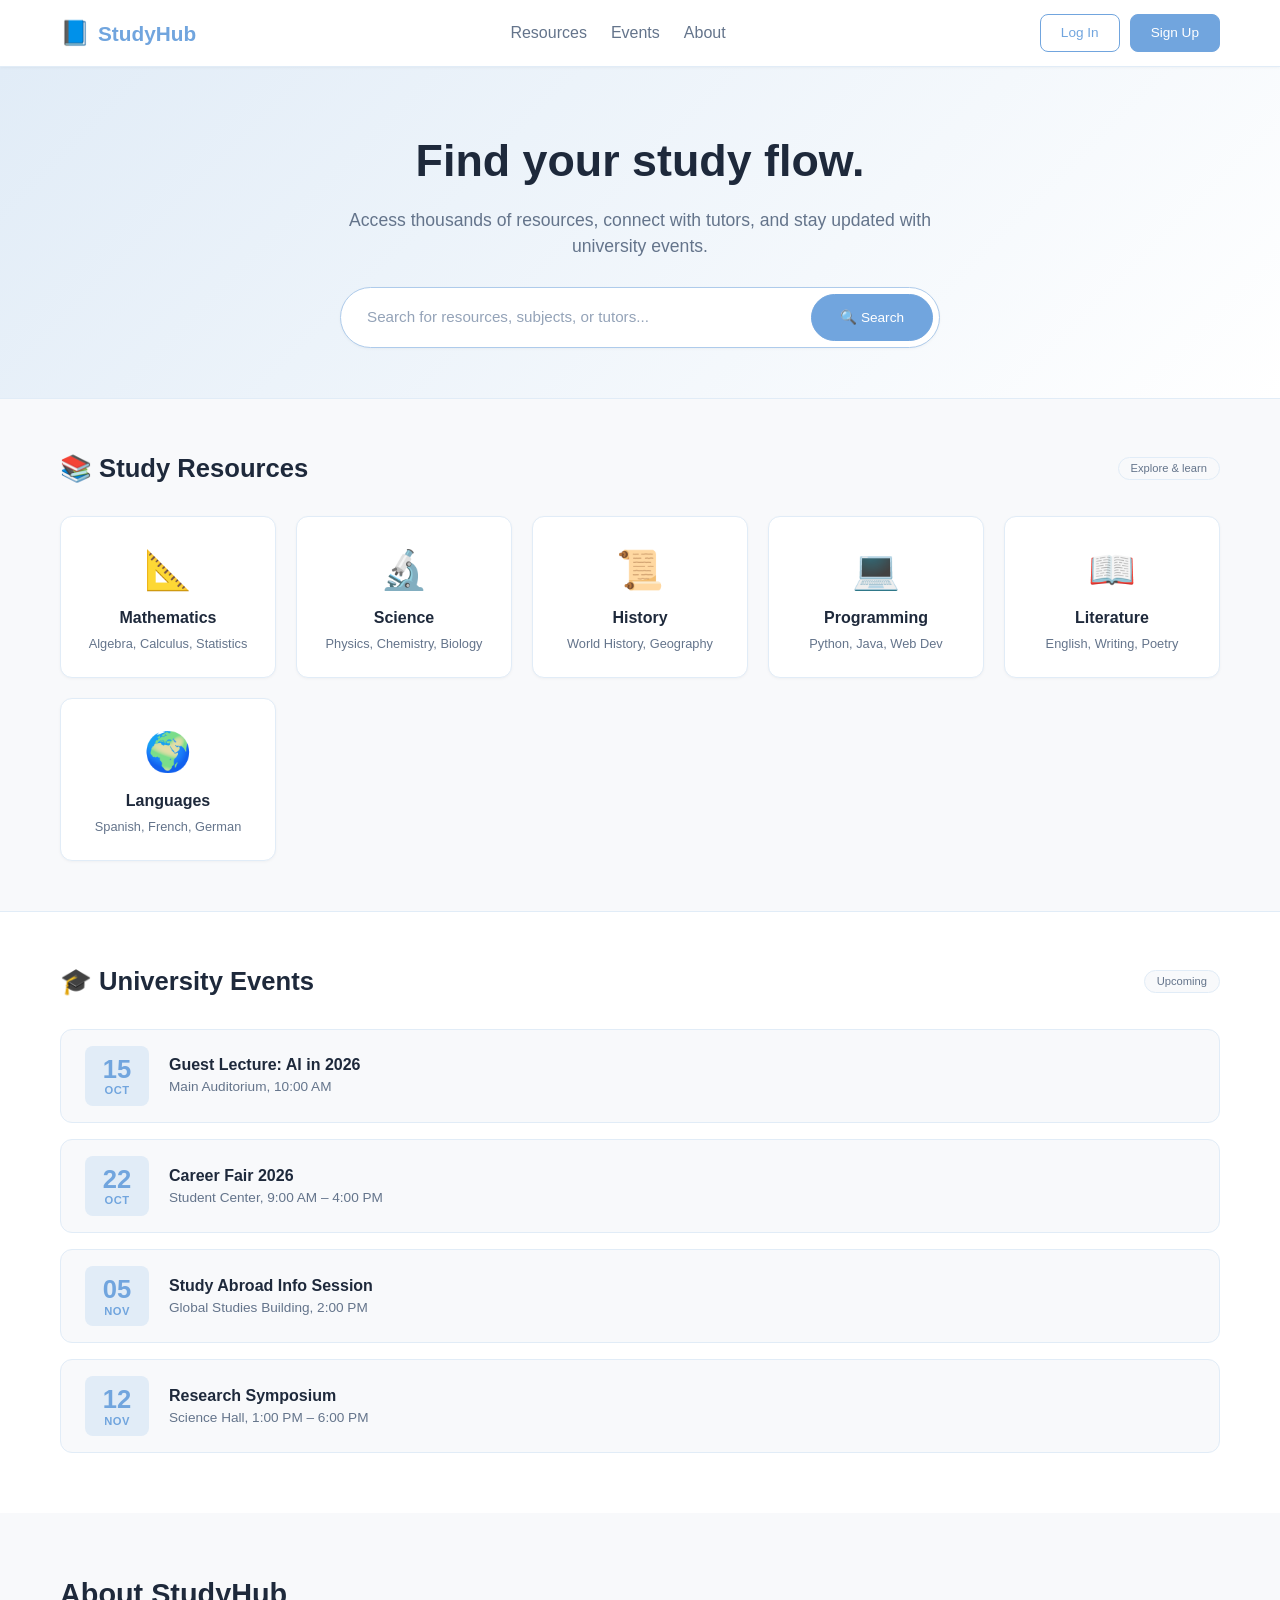
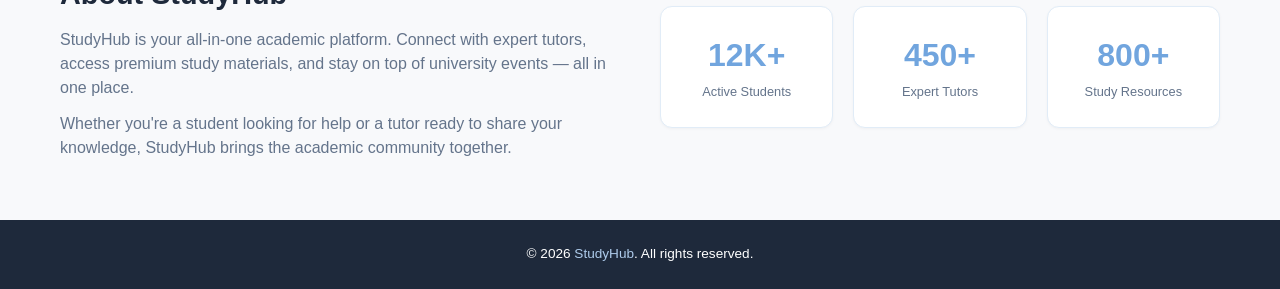
<file: mainmenu.html>
<!DOCTYPE html>
<html lang="en">
<head>
    <meta charset="UTF-8" />
    <meta name="viewport" content="width=device-width, initial-scale=1.0" />
    <title>StudyHub · Main Menu</title>
    <link rel="stylesheet" href="mainmenu.css" />
</head>
<body>

    <!-- ================================================================
    NAVBAR
    ================================================================ -->
    <nav class="navbar">
        <div class="container">
            <div class="nav-brand">
                <span class="brand-icon">📘</span>
                <span>StudyHub</span>
            </div>
            <button class="nav-toggle" onclick="toggleNav()" aria-label="Toggle navigation">☰</button>
            <div class="nav-links" id="navLinks">
                <a href="#resources">Resources</a>
                <a href="#events">Events</a>
                <a href="#about">About</a>
            </div>
            <div class="nav-actions">
                <button class="btn btn-outline" onclick="showLoginModal()">Log In</button>
                <button class="btn btn-primary" onclick="showLoginModal()">Sign Up</button>
            </div>
        </div>
    </nav>

    <!-- ================================================================
    HERO SECTION
    ================================================================ -->
    <section class="hero">
        <div class="container">
            <h1>Find your study flow.</h1>
            <p>Access thousands of resources, connect with tutors, and stay updated with university events.</p>
            <div class="search-bar">
                <input type="text" id="searchInput" placeholder="Search for resources, subjects, or tutors..." onkeyup="filterResources()" />
                <button class="btn btn-primary" onclick="filterResources()">🔍 Search</button>
            </div>
        </div>
    </section>

    <!-- ================================================================
    RESOURCES SECTION
    ================================================================ -->
    <section id="resources" class="resources">
        <div class="container">
            <div class="section-header">
                <h2>📚 Study Resources</h2>
                <span class="badge">Explore &amp; learn</span>
            </div>
            <div class="resource-grid" id="resourceGrid">
                <div class="resource-card" data-name="math algebra calculus statistics">
                    <span class="icon">📐</span>
                    <h3>Mathematics</h3>
                    <p>Algebra, Calculus, Statistics</p>
                </div>
                <div class="resource-card" data-name="science physics chemistry biology">
                    <span class="icon">🔬</span>
                    <h3>Science</h3>
                    <p>Physics, Chemistry, Biology</p>
                </div>
                <div class="resource-card" data-name="history world geography">
                    <span class="icon">📜</span>
                    <h3>History</h3>
                    <p>World History, Geography</p>
                </div>
                <div class="resource-card" data-name="programming python java web dev">
                    <span class="icon">💻</span>
                    <h3>Programming</h3>
                    <p>Python, Java, Web Dev</p>
                </div>
                <div class="resource-card" data-name="literature english writing poetry">
                    <span class="icon">📖</span>
                    <h3>Literature</h3>
                    <p>English, Writing, Poetry</p>
                </div>
                <div class="resource-card" data-name="languages spanish french german">
                    <span class="icon">🌍</span>
                    <h3>Languages</h3>
                    <p>Spanish, French, German</p>
                </div>
            </div>
        </div>
    </section>

    <!-- ================================================================
    EVENTS SECTION
    ================================================================ -->
    <section id="events" class="events">
        <div class="container">
            <div class="section-header">
                <h2>🎓 University Events</h2>
                <span class="badge">Upcoming</span>
            </div>
            <div class="event-list">
                <div class="event-card">
                    <div class="event-date">
                        <span class="day">15</span>
                        <span class="month">OCT</span>
                    </div>
                    <div class="event-info">
                        <h3>Guest Lecture: AI in 2026</h3>
                        <p>Main Auditorium, 10:00 AM</p>
                    </div>
                </div>
                <div class="event-card">
                    <div class="event-date">
                        <span class="day">22</span>
                        <span class="month">OCT</span>
                    </div>
                    <div class="event-info">
                        <h3>Career Fair 2026</h3>
                        <p>Student Center, 9:00 AM – 4:00 PM</p>
                    </div>
                </div>
                <div class="event-card">
                    <div class="event-date">
                        <span class="day">05</span>
                        <span class="month">NOV</span>
                    </div>
                    <div class="event-info">
                        <h3>Study Abroad Info Session</h3>
                        <p>Global Studies Building, 2:00 PM</p>
                    </div>
                </div>
                <div class="event-card">
                    <div class="event-date">
                        <span class="day">12</span>
                        <span class="month">NOV</span>
                    </div>
                    <div class="event-info">
                        <h3>Research Symposium</h3>
                        <p>Science Hall, 1:00 PM – 6:00 PM</p>
                    </div>
                </div>
            </div>
        </div>
    </section>

    <!-- ================================================================
    ABOUT SECTION
    ================================================================ -->
    <section id="about" class="about">
        <div class="container">
            <div class="about-grid">
                <div>
                    <h2>About StudyHub</h2>
                    <p>StudyHub is your all-in-one academic platform. Connect with expert tutors, access premium study materials, and stay on top of university events — all in one place.</p>
                    <p style="margin-top:12px;">Whether you're a student looking for help or a tutor ready to share your knowledge, StudyHub brings the academic community together.</p>
                </div>
                <div class="about-stats">
                    <div class="stat-item">
                        <span class="stat-number">12K+</span>
                        <span class="stat-label">Active Students</span>
                    </div>
                    <div class="stat-item">
                        <span class="stat-number">450+</span>
                        <span class="stat-label">Expert Tutors</span>
                    </div>
                    <div class="stat-item">
                        <span class="stat-number">800+</span>
                        <span class="stat-label">Study Resources</span>
                    </div>
                </div>
            </div>
        </div>
    </section>

    <!-- ================================================================
    FOOTER
    ================================================================ -->
    <footer class="footer">
        <div class="container">
            <p>&copy; 2026 <a href="#">StudyHub</a>. All rights reserved.</p>
        </div>
    </footer>

    <!-- ================================================================
    MODAL: LOGIN / SIGN UP
    ================================================================ -->
    <div class="modal-overlay" id="loginModal">
        <div class="modal">
            <span class="modal-close" onclick="hideLoginModal()">✕</span>
            <h2>Welcome back</h2>
            <p class="subtitle">Log in or create your account</p>

            <div class="tab-bar">
                <button class="active" onclick="switchAuthTab('login')">Log In</button>
                <button onclick="switchAuthTab('signup')">Sign Up</button>
            </div>

            <!-- Login Form -->
            <div class="auth-form active" id="loginForm">
                <div class="form-group">
                    <label for="loginEmail">Email address</label>
                    <input type="email" id="loginEmail" placeholder="you@studyhub.com" />
                </div>
                <div class="form-group">
                    <label for="loginPassword">Password</label>
                    <input type="password" id="loginPassword" placeholder="••••••••" />
                </div>
                <button class="btn btn-primary btn-block" onclick="handleLogin()">Log In</button>
                <p class="auth-footer">
                    Don't have an account? <a onclick="switchAuthTab('signup')">Sign up</a>
                </p>
            </div>

            <!-- Sign Up Form -->
            <div class="auth-form" id="signupForm">
                <div class="form-group">
                    <label for="signupName">Full name</label>
                    <input type="text" id="signupName" placeholder="Jane Doe" />
                </div>
                <div class="form-group">
                    <label for="signupEmail">Email address</label>
                    <input type="email" id="signupEmail" placeholder="you@studyhub.com" />
                </div>
                <div class="form-group">
                    <label for="signupPassword">Password</label>
                    <input type="password" id="signupPassword" placeholder="••••••••" />
                </div>
                <button class="btn btn-primary btn-block" onclick="handleLogin()">Create Account</button>
                <p class="auth-footer">
                    Already have an account? <a onclick="switchAuthTab('login')">Log in</a>
                </p>
            </div>
        </div>
    </div>

    <!-- ================================================================
    MODAL: ROLE SELECTION (POST-LOGIN)
    ================================================================ -->
    <div class="modal-overlay" id="roleModal">
        <div class="modal">
            <span class="modal-close" onclick="hideRoleModal()">✕</span>
            <h2>Choose your role</h2>
            <p class="subtitle">Select how you'll use StudyHub</p>
            <div class="role-grid">
                <div class="role-card" onclick="selectRole('tutor')">
                    <span class="role-icon">👨‍🏫</span>
                    <div class="role-name">Tutor</div>
                    <div class="role-desc">Manage sessions &amp; students</div>
                </div>
                <div class="role-card" onclick="selectRole('student')">
                    <span class="role-icon">👨‍🎓</span>
                    <div class="role-name">Student</div>
                    <div class="role-desc">Access resources &amp; book tutors</div>
                </div>
                <div class="role-card" onclick="selectRole('sysadmin')">
                    <span class="role-icon">⚙️</span>
                    <div class="role-name">System Admin</div>
                    <div class="role-desc">Manage platform &amp; users</div>
                </div>
            </div>
        </div>
    </div>

    <!-- ================================================================
    TOAST
    ================================================================ -->
    <div class="toast" id="toast"></div>

    <!-- ================================================================
    JAVASCRIPT
    ================================================================ -->
    <script>
        // ================================================================
        // NAVBAR TOGGLE (mobile)
        // ================================================================
        function toggleNav() {
            document.getElementById('navLinks').classList.toggle('open');
        }

        // ================================================================
        // MODAL CONTROLS
        // ================================================================
        function showLoginModal() {
            document.getElementById('loginModal').classList.add('open');
            switchAuthTab('login');
        }

        function hideLoginModal() {
            document.getElementById('loginModal').classList.remove('open');
        }

        function showRoleModal() {
            document.getElementById('roleModal').classList.add('open');
        }

        function hideRoleModal() {
            document.getElementById('roleModal').classList.remove('open');
        }

        // ================================================================
        // AUTH TABS
        // ================================================================
        function switchAuthTab(tab) {
            const loginForm = document.getElementById('loginForm');
            const signupForm = document.getElementById('signupForm');
            const tabs = document.querySelectorAll('.tab-bar button');

            if (tab === 'login') {
                loginForm.classList.add('active');
                signupForm.classList.remove('active');
                tabs[0].classList.add('active');
                tabs[1].classList.remove('active');
            } else {
                loginForm.classList.remove('active');
                signupForm.classList.add('active');
                tabs[0].classList.remove('active');
                tabs[1].classList.add('active');
            }
        }

        // ================================================================
        // LOGIN / SIGNUP HANDLER
        // ================================================================
        function handleLogin() {
            hideLoginModal();
            showRoleModal();
            showToast('✅ Logged in successfully!');
        }

        // ================================================================
        // ROLE SELECTION
        // ================================================================
        function selectRole(role) {
            hideRoleModal();
            if (role === 'tutor') {
                showToast('👨‍🏫 Redirecting to Tutor Dashboard...');
                setTimeout(() => {
                    window.location.href = 'dashboard.html';
                }, 800);
            } else if (role === 'student') {
                showToast('👨‍🎓 Student dashboard coming soon!');
            } else if (role === 'sysadmin') {
                showToast('⚙️ System Admin panel coming soon!');
            }
        }

        // ================================================================
        // SEARCH / FILTER RESOURCES
        // ================================================================
        function filterResources() {
            const input = document.getElementById('searchInput');
            const query = input.value.toLowerCase().trim();
            const cards = document.querySelectorAll('.resource-card');

            cards.forEach(card => {
                const name = card.getAttribute('data-name');
                const text = card.textContent.toLowerCase();
                if (query === '' || name.includes(query) || text.includes(query)) {
                    card.classList.remove('hidden');
                } else {
                    card.classList.add('hidden');
                }
            });
        }

        // ================================================================
        // TOAST
        // ================================================================
        function showToast(msg) {
            const el = document.getElementById('toast');
            el.textContent = msg;
            el.classList.add('show');
            clearTimeout(el._t);
            el._t = setTimeout(() => el.classList.remove('show'), 3000);
        }

        // ================================================================
        // CLOSE MODALS ON OVERLAY CLICK
        // ================================================================
        document.getElementById('loginModal').addEventListener('click', function(e) {
            if (e.target === this) hideLoginModal();
        });
        document.getElementById('roleModal').addEventListener('click', function(e) {
            if (e.target === this) hideRoleModal();
        });

        // ================================================================
        // KEYBOARD SHORTCUT: ESC to close modals
        // ================================================================
        document.addEventListener('keydown', function(e) {
            if (e.key === 'Escape') {
                hideLoginModal();
                hideRoleModal();
            }
        });

        // ================================================================
        // INIT: Hide modals on load
        // ================================================================
        document.addEventListener('DOMContentLoaded', function() {
            document.getElementById('loginModal').classList.remove('open');
            document.getElementById('roleModal').classList.remove('open');
        });
    </script>

</body>
</html>
</file>
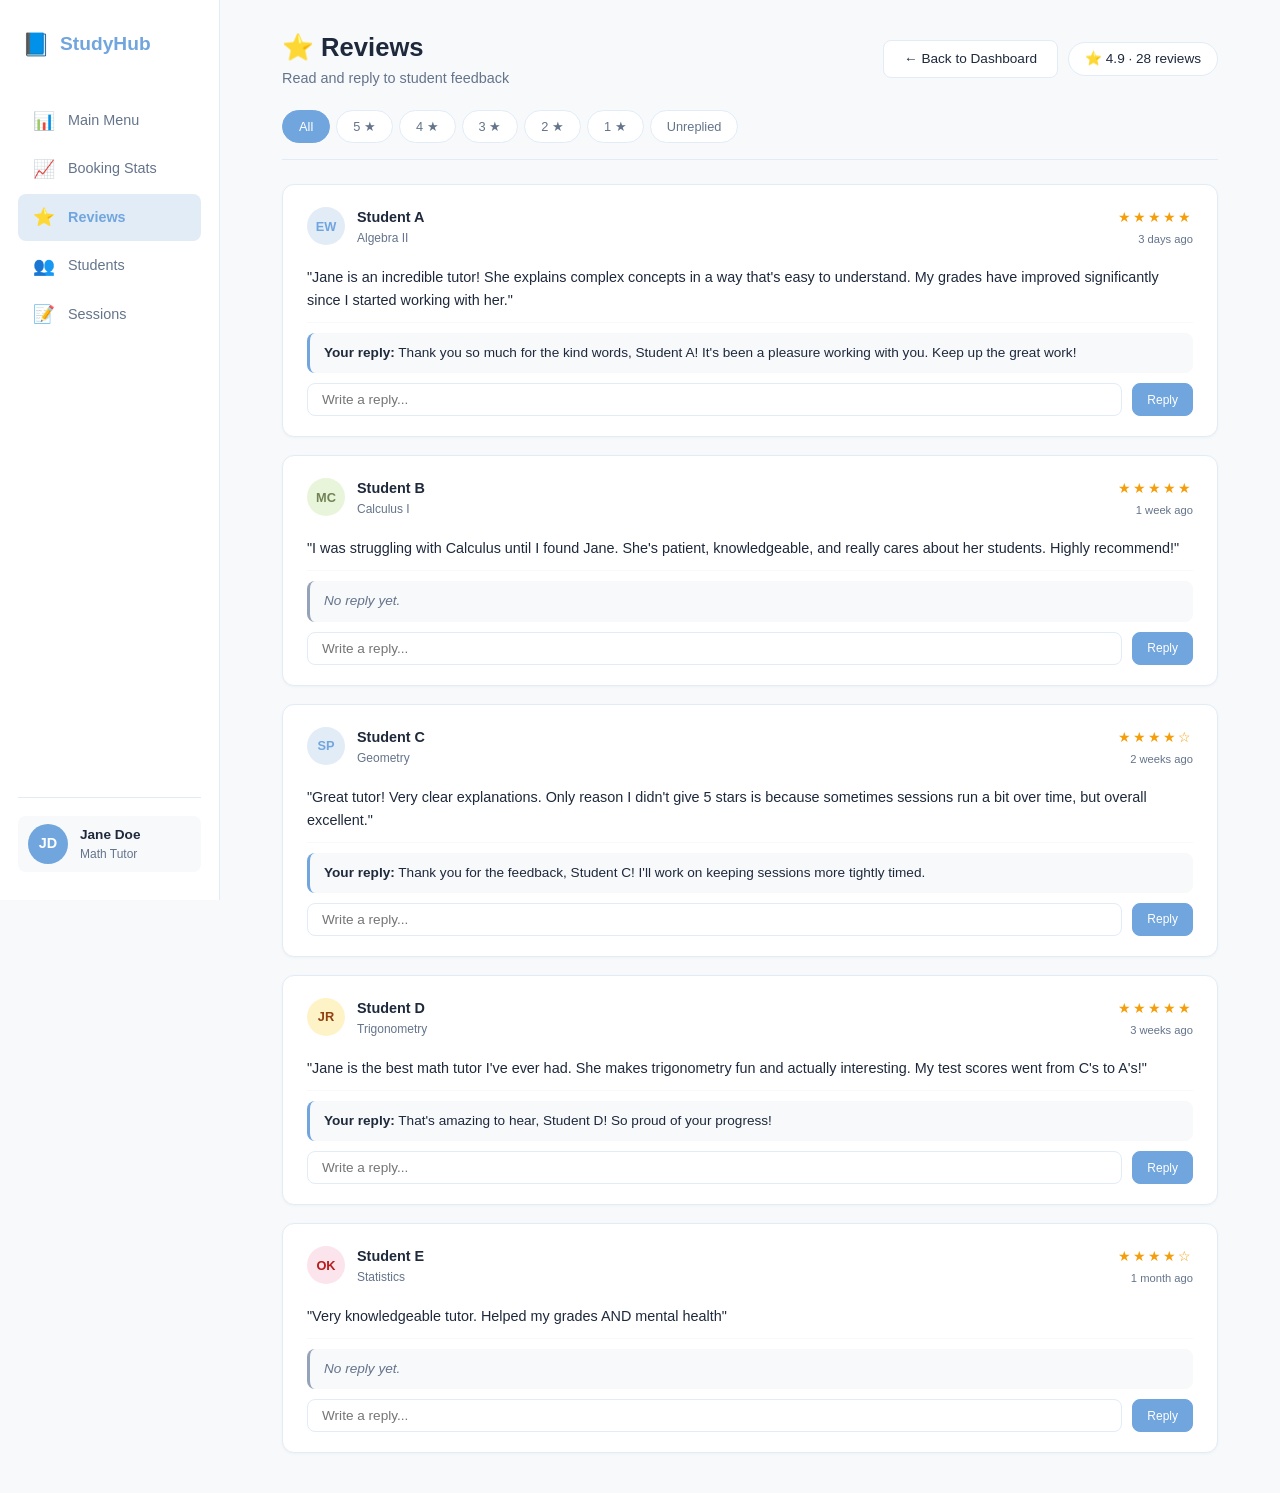
<file: reviews.html>
<!DOCTYPE html>
<html lang="en">
<head>
    <meta charset="UTF-8" />
    <meta name="viewport" content="width=device-width, initial-scale=1.0" />
    <title>StudyHub · Reviews</title>
    <link rel="stylesheet" href="reviews.css" />
</head>
<body>

    <div class="app">

                   <!--Redirecting issues-->

        <aside class="sidebar">
            <div class="sidebar-brand">
                <span class="brand-icon">📘</span>
                <span>StudyHub</span>
            </div>
            <nav class="sidebar-nav">
                <a href="index.html">
                    <span class="nav-icon">📊</span> Main Menu
                </a>
                <a href="booking-statistics.html">
                    <span class="nav-icon">📈</span> Booking Stats
                </a>
                <a href="#" class="active">
                    <span class="nav-icon">⭐</span> Reviews
                </a>
                <a href="#">
                    <span class="nav-icon">👥</span> Students
                </a>
                <a href="#">
                    <span class="nav-icon">📝</span> Sessions
                </a>
            </nav>
            <div class="sidebar-footer">
                <div class="tutor-card">
                    <div class="avatar">JD</div>
                    <div>
                        <p class="tutor-name">Jane Doe</p>
                        <p class="tutor-role">Math Tutor</p>
                    </div>
                </div>
            </div>
        </aside>

        <!-- ====== MAIN ====== -->
        <main class="main">

            <header class="main-header">
                <div>
                    <h1>⭐ Reviews</h1>
                    <p class="greeting">Read and reply to student feedback</p>
                </div>
                <div class="header-actions">
                    <button class="btn btn-outline" onclick="window.location.href='index.html'">← Back to Dashboard</button>
                    <span class="rating-summary">⭐ 4.9 · 28 reviews</span>
                </div>
            </header>

            <!-- Review Filters -->
            <div class="filter-bar">
                <button class="filter-btn active">All</button>
                <button class="filter-btn">5 ★</button>
                <button class="filter-btn">4 ★</button>
                <button class="filter-btn">3 ★</button>
                <button class="filter-btn">2 ★</button>
                <button class="filter-btn">1 ★</button>
                <button class="filter-btn">Unreplied</button>
            </div>

            <!-- Reviews List -->
            <div class="reviews-list">

                <!-- Review 1 -->
                <div class="review-card">
                    <div class="review-header">
                        <div class="reviewer">
                            <span class="reviewer-avatar">EW</span>
                            <div>
                                <span class="reviewer-name">Student A</span>
                                <span class="reviewer-course">Algebra II</span>
                            </div>
                        </div>
                        <div class="review-meta">
                            <span class="review-rating">★★★★★</span>
                            <span class="review-date">3 days ago</span>
                        </div>
                    </div>
                    <p class="review-text">"Jane is an incredible tutor! She explains complex concepts in a way that's easy to understand. My grades have improved significantly since I started working with her."</p>
                    <div class="review-reply">
                        <p class="reply-text"><strong>Your reply:</strong> Thank you so much for the kind words, Student A! It's been a pleasure working with you. Keep up the great work!</p>
                    </div>
                    <div class="reply-input">
                        <input type="text" placeholder="Write a reply..." />
                        <button class="btn btn-sm btn-primary" onclick="replyToReview(this)">Reply</button>
                    </div>
                </div>

                <!-- Review 2 -->
                <div class="review-card">
                    <div class="review-header">
                        <div class="reviewer">
                            <span class="reviewer-avatar" style="background:#e9f5db;color:#718355;">MC</span>
                            <div>
                                <span class="reviewer-name">Student B</span>
                                <span class="reviewer-course">Calculus I</span>
                            </div>
                        </div>
                        <div class="review-meta">
                            <span class="review-rating">★★★★★</span>
                            <span class="review-date">1 week ago</span>
                        </div>
                    </div>
                    <p class="review-text">"I was struggling with Calculus until I found Jane. She's patient, knowledgeable, and really cares about her students. Highly recommend!"</p>
                    <div class="review-reply unreplied">
                        <p class="reply-text"><em>No reply yet.</em></p>
                    </div>
                    <div class="reply-input">
                        <input type="text" placeholder="Write a reply..." />
                        <button class="btn btn-sm btn-primary" onclick="replyToReview(this)">Reply</button>
                    </div>
                </div>

                <!-- Review 3 -->
                <div class="review-card">
                    <div class="review-header">
                        <div class="reviewer">
                            <span class="reviewer-avatar" style="background:#e1ecf7;color:#71a5de;">SP</span>
                            <div>
                                <span class="reviewer-name">Student C</span>
                                <span class="reviewer-course">Geometry</span>
                            </div>
                        </div>
                        <div class="review-meta">
                            <span class="review-rating">★★★★☆</span>
                            <span class="review-date">2 weeks ago</span>
                        </div>
                    </div>
                    <p class="review-text">"Great tutor! Very clear explanations. Only reason I didn't give 5 stars is because sometimes sessions run a bit over time, but overall excellent."</p>
                    <div class="review-reply">
                        <p class="reply-text"><strong>Your reply:</strong> Thank you for the feedback, Student C! I'll work on keeping sessions more tightly timed.</p>
                    </div>
                    <div class="reply-input">
                        <input type="text" placeholder="Write a reply..." />
                        <button class="btn btn-sm btn-primary" onclick="replyToReview(this)">Reply</button>
                    </div>
                </div>

                <!-- Review 4 -->
                <div class="review-card">
                    <div class="review-header">
                        <div class="reviewer">
                            <span class="reviewer-avatar" style="background:#fef3c7;color:#92400e;">JR</span>
                            <div>
                                <span class="reviewer-name">Student D</span>
                                <span class="reviewer-course">Trigonometry</span>
                            </div>
                        </div>
                        <div class="review-meta">
                            <span class="review-rating">★★★★★</span>
                            <span class="review-date">3 weeks ago</span>
                        </div>
                    </div>
                    <p class="review-text">"Jane is the best math tutor I've ever had. She makes trigonometry fun and actually interesting. My test scores went from C's to A's!"</p>
                    <div class="review-reply">
                        <p class="reply-text"><strong>Your reply:</strong> That's amazing to hear, Student D! So proud of your progress!</p>
                    </div>
                    <div class="reply-input">
                        <input type="text" placeholder="Write a reply..." />
                        <button class="btn btn-sm btn-primary" onclick="replyToReview(this)">Reply</button>
                    </div>
                </div>

                <!-- Review 5 -->
                <div class="review-card">
                    <div class="review-header">
                        <div class="reviewer">
                            <span class="reviewer-avatar" style="background:#fce4ec;color:#b71c1c;">OK</span>
                            <div>
                                <span class="reviewer-name">Student E</span>
                                <span class="reviewer-course">Statistics</span>
                            </div>
                        </div>
                        <div class="review-meta">
                            <span class="review-rating">★★★★☆</span>
                            <span class="review-date">1 month ago</span>
                        </div>
                    </div>
                    <p class="review-text">"Very knowledgeable tutor. Helped my grades AND mental health"</p>
                    <div class="review-reply unreplied">
                        <p class="reply-text"><em>No reply yet.</em></p>
                    </div>
                    <div class="reply-input">
                        <input type="text" placeholder="Write a reply..." />
                        <button class="btn btn-sm btn-primary" onclick="replyToReview(this)">Reply</button>
                    </div>
                </div>

            </div>

        </main>

    </div>

    <!-- Toast -->
    <div class="toast" id="toast"></div>

    <script>
        function replyToReview(btn) {
            const input = btn.previousElementSibling;
            const text = input.value.trim();
            if (!text) return showToast('Please enter a reply.');
            const card = btn.closest('.review-card');
            const replyDiv = card.querySelector('.review-reply');
            replyDiv.classList.remove('unreplied');
            replyDiv.innerHTML = `<p class="reply-text"><strong>Your reply:</strong> ${text}</p>`;
            input.value = '';
            showToast('✅ Reply sent!');
        }

        function showToast(msg) {
            const el = document.getElementById('toast');
            el.textContent = msg;
            el.classList.add('show');
            clearTimeout(el._t);
            el._t = setTimeout(() => el.classList.remove('show'), 2600);
        }

        // Filter buttons
        document.querySelectorAll('.filter-btn').forEach(btn => {
            btn.addEventListener('click', function() {
                document.querySelectorAll('.filter-btn').forEach(b => b.classList.remove('active'));
                this.classList.add('active');
                showToast('🔍 Filtered: ' + this.textContent);
            });
        });

        window.replyToReview = replyToReview;
        window.showToast = showToast;
    </script>

</body>
</html>
</file>
<file: index.css>
/* ===== ROOT / PALETTE ===== */
:root {
    --bg: #f8f9fb;
    --white: #ffffff;
    --blue-100: #e1ecf7;
    --blue-300: #aecbeb;
    --blue-400: #83b0e1;
    --blue-500: #71a5de;
    --green-100: #e9f5db;
    --green-200: #cfe1b9;
    --green-300: #b5c99a;
    --green-400: #97a97c;
    --green-500: #87986a;
    --green-600: #718355;

    --text-primary: #1e293b;
    --text-secondary: #64748b;
    --text-light: #94a3b8;

    --shadow-sm: 0 1px 3px rgba(0, 0, 0, 0.04);
    --shadow-md: 0 4px 16px rgba(0, 0, 0, 0.06);
    --shadow-lg: 0 12px 40px rgba(0, 0, 0, 0.10);
    --radius: 12px;
    --radius-sm: 8px;
    --transition: 0.2s ease;
}

/* ===== RESET ===== */
* {
    margin: 0;
    padding: 0;
    box-sizing: border-box;
}

body {
    font-family: -apple-system, BlinkMacSystemFont, "Segoe UI", Roboto, Helvetica, Arial, sans-serif;
    background: var(--bg);
    color: var(--text-primary);
    line-height: 1.5;
    -webkit-font-smoothing: antialiased;
}

button {
    cursor: pointer;
    font: inherit;
    border: none;
    background: none;
}

input {
    font: inherit;
    font-size: 0.9rem;
}

a {
    text-decoration: none;
    color: inherit;
}

.container {
    max-width: 1200px;
    margin: 0 auto;
    padding: 0 20px;
}

/* ===== BUTTONS ===== */
.btn {
    padding: 8px 20px;
    border-radius: var(--radius-sm);
    font-weight: 500;
    font-size: 0.85rem;
    border: 1px solid var(--blue-300);
    background: var(--white);
    color: var(--text-primary);
    transition: var(--transition);
}

.btn:hover {
    background: var(--blue-100);
}

.btn-primary {
    background: var(--blue-500);
    border-color: var(--blue-500);
    color: #fff;
}

.btn-primary:hover {
    background: var(--blue-400);
    border-color: var(--blue-400);
    box-shadow: 0 2px 10px rgba(113, 165, 222, 0.3);
}

.btn-outline {
    border-color: var(--blue-500);
    color: var(--blue-500);
}

.btn-outline:hover {
    background: var(--blue-100);
}

.btn-sm {
    padding: 4px 14px;
    font-size: 0.8rem;
}

.btn-block {
    width: 100%;
    padding: 12px;
    font-size: 0.95rem;
    border-radius: var(--radius-sm);
}

/* ================================================================
   NAVBAR
   ================================================================ */
.navbar {
    background: var(--white);
    border-bottom: 1px solid var(--blue-100);
    padding: 14px 0;
    position: sticky;
    top: 0;
    z-index: 100;
    box-shadow: var(--shadow-sm);
}

.navbar .container {
    display: flex;
    justify-content: space-between;
    align-items: center;
    flex-wrap: wrap;
    gap: 12px;
}

.nav-brand {
    display: flex;
    align-items: center;
    gap: 8px;
    font-weight: 700;
    font-size: 1.3rem;
    color: var(--blue-500);
}

.nav-brand .brand-icon {
    font-size: 1.5rem;
}

.nav-links {
    display: flex;
    gap: 24px;
    font-weight: 500;
    color: var(--text-secondary);
}

.nav-links a:hover {
    color: var(--blue-500);
}

.nav-actions {
    display: flex;
    gap: 10px;
}

.nav-toggle {
    display: none;
    font-size: 1.5rem;
    color: var(--text-primary);
}

@media (max-width: 768px) {
    .nav-links {
        display: none;
        width: 100%;
        flex-direction: column;
        gap: 8px;
        padding: 12px 0;
        border-top: 1px solid var(--blue-100);
    }

    .nav-links.open {
        display: flex;
    }

    .nav-toggle {
        display: block;
    }

    .nav-actions {
        margin-left: auto;
    }
}

/* ================================================================
   HERO SECTION
   ================================================================ */
.hero {
    padding: 60px 0 50px;
    text-align: center;
    background: linear-gradient(135deg, var(--blue-100) 0%, var(--white) 100%);
    border-bottom: 1px solid var(--blue-100);
}

.hero h1 {
    font-size: 2.8rem;
    font-weight: 700;
    color: var(--text-primary);
    margin-bottom: 12px;
}

.hero p {
    font-size: 1.1rem;
    color: var(--text-secondary);
    max-width: 600px;
    margin: 0 auto 28px;
}

.search-bar {
    display: flex;
    max-width: 600px;
    margin: 0 auto;
    gap: 10px;
    background: var(--white);
    padding: 6px;
    border-radius: 50px;
    border: 1px solid var(--blue-300);
    box-shadow: var(--shadow-sm);
}

.search-bar input {
    flex: 1;
    padding: 12px 20px;
    border: none;
    border-radius: 50px;
    outline: none;
    background: transparent;
    font-size: 0.95rem;
}

.search-bar input::placeholder {
    color: var(--text-light);
}

.search-bar .btn {
    border-radius: 50px;
    padding: 12px 28px;
}

@media (max-width: 480px) {
    .hero h1 {
        font-size: 2rem;
    }

    .search-bar {
        flex-direction: column;
        border-radius: var(--radius);
        background: transparent;
        border: none;
        box-shadow: none;
        gap: 10px;
    }

    .search-bar input {
        background: var(--white);
        border: 1px solid var(--blue-300);
        border-radius: var(--radius-sm);
    }

    .search-bar .btn {
        border-radius: var(--radius-sm);
    }
}

/* ================================================================
   RESOURCES SECTION
   ================================================================ */
.resources {
    padding: 50px 0;
}

.section-header {
    display: flex;
    justify-content: space-between;
    align-items: center;
    flex-wrap: wrap;
    gap: 12px;
    margin-bottom: 28px;
}

.section-header h2 {
    font-size: 1.6rem;
    font-weight: 700;
}

.badge {
    font-size: 0.7rem;
    font-weight: 500;
    color: var(--text-secondary);
    background: var(--bg);
    padding: 2px 12px;
    border-radius: 20px;
    border: 1px solid var(--blue-100);
}

.resource-grid {
    display: grid;
    grid-template-columns: repeat(auto-fill, minmax(180px, 1fr));
    gap: 20px;
}

.resource-card {
    background: var(--white);
    border: 1px solid var(--blue-100);
    border-radius: var(--radius);
    padding: 24px 16px;
    text-align: center;
    transition: var(--transition);
    box-shadow: var(--shadow-sm);
}

.resource-card:hover {
    border-color: var(--blue-500);
    box-shadow: var(--shadow-md);
    transform: translateY(-4px);
}

.resource-card .icon {
    font-size: 2.4rem;
    display: block;
    margin-bottom: 8px;
}

.resource-card h3 {
    font-size: 1rem;
    font-weight: 600;
    color: var(--text-primary);
}

.resource-card p {
    font-size: 0.8rem;
    color: var(--text-secondary);
    margin-top: 4px;
}

.resource-card.hidden {
    display: none;
}

/* ================================================================
   EVENTS SECTION
   ================================================================ */
.events {
    padding: 50px 0 60px;
    background: var(--white);
    border-top: 1px solid var(--blue-100);
}

.event-list {
    display: flex;
    flex-direction: column;
    gap: 16px;
}

.event-card {
    display: flex;
    align-items: center;
    gap: 20px;
    background: var(--bg);
    border: 1px solid var(--blue-100);
    border-radius: var(--radius);
    padding: 16px 24px;
    transition: var(--transition);
}

.event-card:hover {
    border-color: var(--blue-500);
    box-shadow: var(--shadow-sm);
}

.event-date {
    display: flex;
    flex-direction: column;
    align-items: center;
    justify-content: center;
    background: var(--blue-100);
    border-radius: var(--radius-sm);
    padding: 8px 16px;
    min-width: 64px;
    color: var(--blue-500);
    font-weight: 700;
    line-height: 1.2;
}

.event-date .day {
    font-size: 1.6rem;
}
.event-date .month {
    font-size: 0.7rem;
    text-transform: uppercase;
    letter-spacing: 0.04em;
}

.event-info h3 {
    font-size: 1rem;
    font-weight: 600;
    color: var(--text-primary);
}

.event-info p {
    font-size: 0.85rem;
    color: var(--text-secondary);
}

@media (max-width: 480px) {
    .event-card {
        flex-direction: column;
        align-items: flex-start;
        gap: 10px;
        padding: 16px;
    }
    .event-date {
        flex-direction: row;
        gap: 8px;
        padding: 6px 14px;
    }
    .event-date .day {
        font-size: 1.2rem;
    }
}

/* ================================================================
   ABOUT SECTION
   ================================================================ */
.about {
    padding: 60px 0;
    background: var(--bg);
}

.about-grid {
    display: grid;
    grid-template-columns: 1fr 1fr;
    gap: 40px;
    align-items: center;
}

.about h2 {
    font-size: 1.8rem;
    font-weight: 700;
    margin-bottom: 12px;
}

.about p {
    color: var(--text-secondary);
    font-size: 1rem;
}

.about-stats {
    display: grid;
    grid-template-columns: 1fr 1fr 1fr;
    gap: 20px;
}

.stat-item {
    background: var(--white);
    border: 1px solid var(--blue-100);
    border-radius: var(--radius);
    padding: 24px 16px;
    text-align: center;
    box-shadow: var(--shadow-sm);
}

.stat-item .stat-number {
    font-size: 2rem;
    font-weight: 700;
    color: var(--blue-500);
    display: block;
}

.stat-item .stat-label {
    font-size: 0.8rem;
    color: var(--text-secondary);
}

@media (max-width: 768px) {
    .about-grid {
        grid-template-columns: 1fr;
    }
    .about-stats {
        grid-template-columns: 1fr 1fr 1fr;
    }
}

@media (max-width: 480px) {
    .about-stats {
        grid-template-columns: 1fr;
    }
}

/* ================================================================
   FOOTER
   ================================================================ */
.footer {
    background: var(--text-primary);
    color: var(--white);
    padding: 24px 0;
    text-align: center;
    font-size: 0.85rem;
}

.footer a {
    color: var(--blue-300);
}

.footer a:hover {
    color: var(--white);
}

/* ================================================================
   MODALS
   ================================================================ */
.modal-overlay {
    position: fixed;
    top: 0;
    left: 0;
    width: 100%;
    height: 100%;
    background: rgba(0, 0, 0, 0.4);
    backdrop-filter: blur(4px);
    display: none;
    align-items: center;
    justify-content: center;
    z-index: 1000;
    padding: 20px;
}

.modal-overlay.open {
    display: flex;
}

.modal {
    background: var(--white);
    border-radius: var(--radius);
    max-width: 440px;
    width: 100%;
    padding: 32px 28px;
    box-shadow: var(--shadow-lg);
    position: relative;
    animation: modalFadeIn 0.25s ease;
}

@keyframes modalFadeIn {
    from {
        opacity: 0;
        transform: scale(0.95) translateY(10px);
    }
    to {
        opacity: 1;
        transform: scale(1) translateY(0);
    }
}

.modal-close {
    position: absolute;
    top: 12px;
    right: 16px;
    font-size: 1.4rem;
    color: var(--text-light);
    cursor: pointer;
    transition: var(--transition);
}

.modal-close:hover {
    color: var(--text-primary);
}

.modal h2 {
    font-size: 1.4rem;
    font-weight: 700;
    margin-bottom: 4px;
}

.modal .subtitle {
    color: var(--text-secondary);
    font-size: 0.9rem;
    margin-bottom: 20px;
}

.modal .form-group {
    margin-bottom: 16px;
}

.modal label {
    display: block;
    font-size: 0.8rem;
    font-weight: 500;
    color: var(--text-secondary);
    margin-bottom: 4px;
}

.modal input {
    width: 100%;
    padding: 10px 14px;
    border: 1px solid var(--blue-100);
    border-radius: var(--radius-sm);
    background: var(--white);
    color: var(--text-primary);
    transition: var(--transition);
}

.modal input:focus {
    outline: none;
    border-color: var(--blue-500);
    box-shadow: 0 0 0 3px rgba(113, 165, 222, 0.12);
}

.modal .tab-bar {
    display: flex;
    gap: 8px;
    margin-bottom: 20px;
    border-bottom: 1px solid var(--blue-100);
    padding-bottom: 8px;
}

.modal .tab-bar button {
    padding: 6px 16px;
    border-radius: 20px;
    font-weight: 500;
    font-size: 0.85rem;
    color: var(--text-secondary);
    transition: var(--transition);
}

.modal .tab-bar button.active {
    background: var(--blue-500);
    color: #fff;
}

.modal .tab-bar button:hover:not(.active) {
    background: var(--blue-100);
}

.modal .auth-form {
    display: none;
}

.modal .auth-form.active {
    display: block;
}

.modal .auth-footer {
    text-align: center;
    font-size: 0.8rem;
    color: var(--text-secondary);
    margin-top: 16px;
}

.modal .auth-footer a {
    color: var(--blue-500);
    font-weight: 500;
    cursor: pointer;
}

/* ===== ROLE SELECTION MODAL ===== */
.role-grid {
    display: grid;
    grid-template-columns: 1fr 1fr 1fr;
    gap: 12px;
    margin-top: 16px;
}

.role-card {
    border: 2px solid var(--blue-100);
    border-radius: var(--radius-sm);
    padding: 20px 12px;
    text-align: center;
    cursor: pointer;
    transition: var(--transition);
    background: var(--white);
}

.role-card:hover {
    border-color: var(--blue-500);
    background: var(--blue-100);
    transform: translateY(-2px);
}

.role-card .role-icon {
    font-size: 2rem;
    display: block;
    margin-bottom: 6px;
}

.role-card .role-name {
    font-weight: 600;
    font-size: 0.9rem;
    color: var(--text-primary);
}

.role-card .role-desc {
    font-size: 0.7rem;
    color: var(--text-secondary);
}

@media (max-width: 480px) {
    .role-grid {
        grid-template-columns: 1fr;
    }
}

/* ================================================================
   TOAST
   ================================================================ */
.toast {
    position: fixed;
    bottom: 24px;
    right: 24px;
    background: var(--text-primary);
    color: #fff;
    padding: 12px 24px;
    border-radius: var(--radius-sm);
    font-size: 0.9rem;
    box-shadow: var(--shadow-lg);
    transform: translateY(80px);
    opacity: 0;
    transition: all 0.35s ease;
    z-index: 9999;
    max-width: 360px;
}

.toast.show {
    transform: translateY(0);
    opacity: 1;
}
</file>
<file: booking-statistics.css>
:root {
    --bg: #f8f9fb;
    --white: #ffffff;
    --blue-100: #e1ecf7;
    --blue-300: #aecbeb;
    --blue-400: #83b0e1;
    --blue-500: #71a5de;
    --green-100: #e9f5db;
    --green-200: #cfe1b9;
    --green-300: #b5c99a;
    --green-400: #97a97c;
    --green-500: #87986a;
    --green-600: #718355;
    --text-primary: #1e293b;
    --text-secondary: #64748b;
    --text-light: #94a3b8;
    --shadow-sm: 0 1px 3px rgba(0, 0, 0, 0.04);
    --shadow-md: 0 4px 16px rgba(0, 0, 0, 0.06);
    --radius: 12px;
    --radius-sm: 8px;
    --transition: 0.2s ease;
}

* {
    margin: 0;
    padding: 0;
    box-sizing: border-box;
}

body {
    font-family: -apple-system, BlinkMacSystemFont, "Segoe UI", Roboto, Helvetica, Arial, sans-serif;
    background: var(--bg);
    color: var(--text-primary);
    line-height: 1.5;
    -webkit-font-smoothing: antialiased;
}

button {
    cursor: pointer;
    font: inherit;
    border: none;
    background: none;
}

.app {
    display: flex;
    min-height: 100vh;
}

/* ===== SIDEBAR ===== */
.sidebar {
    width: 220px;
    background: var(--white);
    border-right: 1px solid var(--blue-100);
    padding: 28px 18px;
    display: flex;
    flex-direction: column;
    flex-shrink: 0;
    height: 100vh;
    position: sticky;
    top: 0;
    overflow-y: auto;
}

.sidebar-brand {
    display: flex;
    align-items: center;
    gap: 10px;
    font-weight: 700;
    font-size: 1.2rem;
    color: var(--blue-500);
    margin-bottom: 36px;
    padding-left: 4px;
}

.brand-icon {
    font-size: 1.4rem;
}

.sidebar-nav {
    display: flex;
    flex-direction: column;
    gap: 2px;
    flex: 1;
}

.sidebar-nav a {
    display: flex;
    align-items: center;
    gap: 12px;
    padding: 10px 14px;
    border-radius: var(--radius-sm);
    font-weight: 500;
    font-size: 0.9rem;
    color: var(--text-secondary);
    transition: var(--transition);
    text-decoration: none;
}

.sidebar-nav a:hover {
    background: var(--blue-100);
    color: var(--text-primary);
}

.sidebar-nav a.active {
    background: var(--blue-100);
    color: var(--blue-500);
    font-weight: 600;
}

.sidebar-nav .nav-icon {
    font-size: 1.1rem;
    width: 24px;
    text-align: center;
}

.sidebar-footer {
    border-top: 1px solid var(--blue-100);
    padding-top: 18px;
    margin-top: 8px;
}

.tutor-card {
    display: flex;
    align-items: center;
    gap: 12px;
    padding: 8px 10px;
    border-radius: var(--radius-sm);
    background: var(--bg);
}

.avatar {
    width: 40px;
    height: 40px;
    border-radius: 50%;
    background: var(--blue-500);
    color: #fff;
    display: flex;
    align-items: center;
    justify-content: center;
    font-weight: 600;
    font-size: 0.9rem;
    flex-shrink: 0;
}

.tutor-name {
    font-weight: 600;
    font-size: 0.85rem;
}

.tutor-role {
    font-size: 0.75rem;
    color: var(--text-secondary);
}

/* ===== MAIN ===== */
.main {
    flex: 1;
    padding: 28px 32px 40px;
    max-width: 1400px;
    margin: 0 auto;
    width: 100%;
}

/* ===== HEADER ===== */
.main-header {
    display: flex;
    justify-content: space-between;
    align-items: center;
    flex-wrap: wrap;
    gap: 12px;
    margin-bottom: 28px;
}

.main-header h1 {
    font-size: 1.6rem;
    font-weight: 700;
    color: var(--text-primary);
}

.greeting {
    color: var(--text-secondary);
    font-size: 0.9rem;
    margin-top: 2px;
}

.header-actions {
    display: flex;
    gap: 10px;
    flex-wrap: wrap;
}

.btn {
    padding: 8px 20px;
    border-radius: var(--radius-sm);
    font-weight: 500;
    font-size: 0.85rem;
    border: 1px solid var(--blue-300);
    background: var(--white);
    color: var(--text-primary);
    transition: var(--transition);
}

.btn:hover {
    background: var(--blue-100);
}

.btn-primary {
    background: var(--blue-500);
    border-color: var(--blue-500);
    color: #fff;
}

.btn-primary:hover {
    background: var(--blue-400);
    border-color: var(--blue-400);
    box-shadow: 0 2px 10px rgba(113, 165, 222, 0.3);
}

.btn-outline {
    border-color: var(--blue-100);
}

.btn-outline:hover {
    background: var(--blue-100);
}

/* ===== STATS ===== */
.stats-grid {
    display: grid;
    grid-template-columns: repeat(4, 1fr);
    gap: 18px;
    margin-bottom: 28px;
}

.stat-card {
    background: var(--white);
    padding: 18px 22px;
    border-radius: var(--radius);
    border: 1px solid var(--blue-100);
    box-shadow: var(--shadow-sm);
    transition: var(--transition);
}

.stat-card:hover {
    box-shadow: var(--shadow-md);
}

.stat-label {
    font-size: 0.75rem;
    font-weight: 500;
    color: var(--text-secondary);
    text-transform: uppercase;
    letter-spacing: 0.04em;
}

.stat-number {
    font-size: 1.7rem;
    font-weight: 700;
    color: var(--text-primary);
    margin-top: 2px;
}

.stat-change {
    font-size: 0.75rem;
    font-weight: 600;
    display: inline-block;
    padding: 1px 10px;
    border-radius: 20px;
    margin-top: 6px;
}

.stat-change.up {
    color: var(--green-600);
    background: var(--green-100);
}

.stat-change.down {
    color: #b91c1c;
    background: #fee2e2;
}

/* ===== CHARTS GRID ===== */
.charts-grid {
    display: grid;
    grid-template-columns: 1fr 1fr;
    gap: 24px;
    margin-bottom: 24px;
}

.charts-grid.two-col {
    grid-template-columns: 1fr 1fr;
}

@media (max-width: 900px) {
    .charts-grid {
        grid-template-columns: 1fr;
    }
    .charts-grid.two-col {
        grid-template-columns: 1fr;
    }
}

.card {
    background: var(--white);
    border-radius: var(--radius);
    border: 1px solid var(--blue-100);
    box-shadow: var(--shadow-sm);
    padding: 20px 24px 24px;
    transition: var(--transition);
}

.card:hover {
    box-shadow: var(--shadow-md);
}

.card-header {
    display: flex;
    justify-content: space-between;
    align-items: center;
    flex-wrap: wrap;
    gap: 8px;
    margin-bottom: 16px;
}

.card-header h2 {
    font-size: 1rem;
    font-weight: 600;
    color: var(--text-primary);
}

.badge {
    font-size: 0.7rem;
    font-weight: 500;
    color: var(--text-secondary);
    background: var(--bg);
    padding: 2px 12px;
    border-radius: 20px;
    border: 1px solid var(--blue-100);
}

/* ===== BAR CHART ===== */
.chart-bars {
    display: flex;
    justify-content: space-between;
    align-items: flex-end;
    height: 180px;
    padding-top: 8px;
    gap: 6px;
}

.bar-item {
    display: flex;
    flex-direction: column;
    align-items: center;
    flex: 1;
    gap: 4px;
}

.bar-track {
    width: 100%;
    max-width: 36px;
    height: 140px;
    background: var(--blue-100);
    border-radius: 4px 4px 0 0;
    position: relative;
    overflow: hidden;
}

.bar-fill {
    position: absolute;
    bottom: 0;
    left: 0;
    width: 100%;
    background: var(--blue-500);
    border-radius: 4px 4px 0 0;
    transition: height 0.6s ease;
}

.bar-label {
    font-size: 0.65rem;
    font-weight: 500;
    color: var(--text-secondary);
}

.bar-value {
    font-size: 0.7rem;
    font-weight: 600;
    color: var(--text-primary);
}

/* ===== DEMAND ===== */
.demand-list {
    margin-top: 2px;
}

.demand-item {
    display: flex;
    justify-content: space-between;
    padding: 6px 0;
    font-size: 0.85rem;
    border-bottom: 1px solid var(--bg);
}

.demand-item .course {
    font-weight: 500;
}

.demand-item .count {
    color: var(--text-secondary);
}

.bar-wrap {
    background: var(--blue-100);
    border-radius: 4px;
    height: 5px;
    margin-top: 4px;
    overflow: hidden;
}

.bar-fill {
    height: 100%;
    background: var(--blue-500);
    border-radius: 4px;
    transition: width 0.5s ease;
}

/* ===== PEAK TIMES ===== */
.peak-times {
    display: flex;
    flex-direction: column;
    gap: 4px;
}

.peak-item {
    display: flex;
    align-items: center;
    gap: 10px;
    font-size: 0.8rem;
}

.peak-label {
    width: 40px;
    font-weight: 500;
    color: var(--text-secondary);
}

.peak-bar {
    flex: 1;
    height: 8px;
    background: var(--blue-500);
    border-radius: 4px;
    transition: width 0.4s ease;
}

.peak-value {
    width: 28px;
    font-weight: 600;
    color: var(--text-primary);
    text-align: right;
}

/* ===== RETENTION ===== */
.retention-list {
    display: flex;
    flex-direction: column;
    gap: 6px;
}

.retention-item {
    display: flex;
    justify-content: space-between;
    align-items: center;
    padding: 8px 12px;
    background: var(--bg);
    border-radius: var(--radius-sm);
    border: 1px solid var(--blue-100);
}

.retention-label {
    font-weight: 500;
    font-size: 0.85rem;
    color: var(--text-primary);
}

.retention-value {
    font-weight: 600;
    font-size: 0.95rem;
    color: var(--text-primary);
}

.retention-change {
    font-size: 0.7rem;
    font-weight: 600;
    padding: 1px 10px;
    border-radius: 20px;
}

.retention-change.up {
    color: var(--green-600);
    background: var(--green-100);
}

/* ===== TOAST ===== */
.toast {
    position: fixed;
    bottom: 24px;
    right: 24px;
    background: var(--text-primary);
    color: #fff;
    padding: 12px 24px;
    border-radius: var(--radius-sm);
    font-size: 0.9rem;
    box-shadow: 0 4px 20px rgba(0, 0, 0, 0.12);
    transform: translateY(80px);
    opacity: 0;
    transition: all 0.35s ease;
    z-index: 999;
    max-width: 360px;
}

.toast.show {
    transform: translateY(0);
    opacity: 1;
}

/* ===== RESPONSIVE ===== */
@media (max-width: 768px) {
    .app {
        flex-direction: column;
    }

    .sidebar {
        width: 100%;
        height: auto;
        position: static;
        padding: 16px 18px;
        border-right: none;
        border-bottom: 1px solid var(--blue-100);
        flex-direction: row;
        flex-wrap: wrap;
        align-items: center;
        gap: 12px;
    }

    .sidebar-brand {
        margin-bottom: 0;
        font-size: 1rem;
    }

    .sidebar-nav {
        flex-direction: row;
        flex-wrap: wrap;
        gap: 2px;
        flex: none;
    }

    .sidebar-nav a {
        padding: 6px 12px;
        font-size: 0.8rem;
        gap: 6px;
    }

    .sidebar-nav a .nav-icon {
        font-size: 0.9rem;
        width: 20px;
    }

    .sidebar-footer {
        display: none;
    }

    .main {
        padding: 20px 16px 32px;
    }

    .stats-grid {
        grid-template-columns: 1fr 1fr;
        gap: 12px;
    }

    .stat-card {
        padding: 14px 16px;
    }

    .stat-number {
        font-size: 1.3rem;
    }

    .main-header h1 {
        font-size: 1.3rem;
    }

    .chart-bars {
        height: 140px;
    }

    .bar-track {
        height: 100px;
    }
}

@media (max-width: 480px) {
    .stats-grid {
        grid-template-columns: 1fr 1fr;
        gap: 10px;
    }
    .stat-number {
        font-size: 1.1rem;
    }
    .card {
        padding: 16px;
    }
    .header-actions .btn {
        font-size: 0.75rem;
        padding: 6px 14px;
    }
}
</file>
<file: dashboard.css>
/* ===== ROOT / PALETTE ===== */
:root {
    --bg: #f8f9fb;
    --white: #ffffff;
    --blue-100: #e1ecf7;
    --blue-300: #aecbeb;
    --blue-400: #83b0e1;
    --blue-500: #71a5de;
    --green-100: #e9f5db;
    --green-200: #cfe1b9;
    --green-300: #b5c99a;
    --green-400: #97a97c;
    --green-500: #87986a;
    --green-600: #718355;

    --text-primary: #1e293b;
    --text-secondary: #64748b;
    --text-light: #94a3b8;

    --shadow-sm: 0 1px 3px rgba(0, 0, 0, 0.04);
    --shadow-md: 0 4px 16px rgba(0, 0, 0, 0.06);
    --radius: 12px;
    --radius-sm: 8px;
    --transition: 0.2s ease;
}

/* ===== RESET ===== */
* {
    margin: 0;
    padding: 0;
    box-sizing: border-box;
}

body {
    font-family: -apple-system, BlinkMacSystemFont, "Segoe UI", Roboto, Helvetica, Arial, sans-serif;
    background: var(--bg);
    color: var(--text-primary);
    line-height: 1.5;
    -webkit-font-smoothing: antialiased;
}

button {
    cursor: pointer;
    font: inherit;
    border: none;
    background: none;
}

input,
textarea,
select {
    font: inherit;
    font-size: 0.9rem;
}

/* ===== APP LAYOUT ===== */
.app {
    display: flex;
    min-height: 100vh;
}

/* ===== SIDEBAR ===== */
.sidebar {
    width: 220px;
    background: var(--white);
    border-right: 1px solid var(--blue-100);
    padding: 28px 18px;
    display: flex;
    flex-direction: column;
    flex-shrink: 0;
    height: 100vh;
    position: sticky;
    top: 0;
    overflow-y: auto;
}

.sidebar-brand {
    display: flex;
    align-items: center;
    gap: 10px;
    font-weight: 700;
    font-size: 1.2rem;
    color: var(--blue-500);
    margin-bottom: 36px;
    padding-left: 4px;
}

.brand-icon {
    font-size: 1.4rem;
}

.sidebar-nav {
    display: flex;
    flex-direction: column;
    gap: 2px;
    flex: 1;
}

.sidebar-nav a {
    display: flex;
    align-items: center;
    gap: 12px;
    padding: 10px 14px;
    border-radius: var(--radius-sm);
    font-weight: 500;
    font-size: 0.9rem;
    color: var(--text-secondary);
    transition: var(--transition);
    text-decoration: none;
}

.sidebar-nav a:hover {
    background: var(--blue-100);
    color: var(--text-primary);
}

.sidebar-nav a.active {
    background: var(--blue-100);
    color: var(--blue-500);
    font-weight: 600;
}

.sidebar-nav .nav-icon {
    font-size: 1.1rem;
    width: 24px;
    text-align: center;
}

.sidebar-footer {
    border-top: 1px solid var(--blue-100);
    padding-top: 18px;
    margin-top: 8px;
}

.tutor-card {
    display: flex;
    align-items: center;
    gap: 12px;
    padding: 8px 10px;
    border-radius: var(--radius-sm);
    background: var(--bg);
}

.avatar {
    width: 40px;
    height: 40px;
    border-radius: 50%;
    background: var(--blue-500);
    color: #fff;
    display: flex;
    align-items: center;
    justify-content: center;
    font-weight: 600;
    font-size: 0.9rem;
    flex-shrink: 0;
}

.tutor-name {
    font-weight: 600;
    font-size: 0.85rem;
}

.tutor-role {
    font-size: 0.75rem;
    color: var(--text-secondary);
}

/* ===== MAIN ===== */
.main {
    flex: 1;
    padding: 28px 32px 40px;
    max-width: 1400px;
    margin: 0 auto;
    width: 100%;
}

/* ===== MAIN HEADER ===== */
.main-header {
    display: flex;
    justify-content: space-between;
    align-items: center;
    flex-wrap: wrap;
    gap: 12px;
    margin-bottom: 28px;
}

.main-header h1 {
    font-size: 1.6rem;
    font-weight: 700;
    color: var(--text-primary);
}

.greeting {
    color: var(--text-secondary);
    font-size: 0.9rem;
    margin-top: 2px;
}

.header-actions {
    display: flex;
    gap: 10px;
    flex-wrap: wrap;
}

/* ===== BUTTONS ===== */
.btn {
    padding: 8px 20px;
    border-radius: var(--radius-sm);
    font-weight: 500;
    font-size: 0.85rem;
    border: 1px solid var(--blue-300);
    background: var(--white);
    color: var(--text-primary);
    transition: var(--transition);
}

.btn:hover {
    background: var(--blue-100);
}

.btn-primary {
    background: var(--blue-500);
    border-color: var(--blue-500);
    color: #fff;
}

.btn-primary:hover {
    background: var(--blue-400);
    border-color: var(--blue-400);
    box-shadow: 0 2px 10px rgba(113, 165, 222, 0.3);
}

.btn-ghost {
    border-color: transparent;
    color: var(--text-secondary);
}

.btn-ghost:hover {
    background: var(--blue-100);
}

.btn-sm {
    padding: 4px 14px;
    font-size: 0.8rem;
}

/* ===== STATS ===== */
.stats-grid {
    display: grid;
    grid-template-columns: repeat(4, 1fr);
    gap: 18px;
    margin-bottom: 32px;
}

.stat-card {
    background: var(--white);
    padding: 18px 22px;
    border-radius: var(--radius);
    border: 1px solid var(--blue-100);
    box-shadow: var(--shadow-sm);
    transition: var(--transition);
}

.stat-card:hover {
    box-shadow: var(--shadow-md);
}

.stat-label {
    font-size: 0.75rem;
    font-weight: 500;
    color: var(--text-secondary);
    text-transform: uppercase;
    letter-spacing: 0.04em;
}

.stat-number {
    font-size: 1.7rem;
    font-weight: 700;
    color: var(--text-primary);
    margin-top: 2px;
}

.stat-change {
    font-size: 0.75rem;
    font-weight: 600;
    display: inline-block;
    padding: 1px 10px;
    border-radius: 20px;
    margin-top: 6px;
}

.stat-change.up {
    color: var(--green-600);
    background: var(--green-100);
}

/* ===== GRID (2‑col) ===== */
.dashboard-grid {
    display: grid;
    grid-template-columns: 1.4fr 1fr;
    gap: 24px;
}

@media (max-width: 1024px) {
    .dashboard-grid {
        grid-template-columns: 1fr;
    }
}

/* ===== CARDS ===== */
.card {
    background: var(--white);
    border-radius: var(--radius);
    border: 1px solid var(--blue-100);
    box-shadow: var(--shadow-sm);
    padding: 20px 24px 24px;
    margin-bottom: 24px;
    transition: var(--transition);
}

.card:hover {
    box-shadow: var(--shadow-md);
}

.card-header {
    display: flex;
    justify-content: space-between;
    align-items: center;
    flex-wrap: wrap;
    gap: 8px;
    margin-bottom: 16px;
}

.card-header h2 {
    font-size: 1rem;
    font-weight: 600;
    color: var(--text-primary);
}

.badge {
    font-size: 0.7rem;
    font-weight: 500;
    color: var(--text-secondary);
    background: var(--bg);
    padding: 2px 12px;
    border-radius: 20px;
    border: 1px solid var(--blue-100);
}

.card-body {
    padding: 0;
}

/* ===== FORM ===== */
label {
    display: block;
    font-size: 0.8rem;
    font-weight: 500;
    color: var(--text-secondary);
    margin-bottom: 4px;
}

input[type="text"],
input[type="email"],
input[type="number"],
textarea,
select {
    width: 100%;
    padding: 8px 12px;
    border: 1px solid var(--blue-100);
    border-radius: var(--radius-sm);
    background: var(--white);
    color: var(--text-primary);
    transition: var(--transition);
}

input:focus,
textarea:focus,
select:focus {
    outline: none;
    border-color: var(--blue-500);
    box-shadow: 0 0 0 3px rgba(113, 165, 222, 0.12);
}

textarea {
    resize: vertical;
    min-height: 56px;
}

.form-row {
    display: grid;
    grid-template-columns: 1fr 1fr;
    gap: 12px 16px;
}

@media (max-width: 480px) {
    .form-row {
        grid-template-columns: 1fr;
    }
}

.form-group {
    margin-bottom: 14px;
}

.course-input-row {
    display: flex;
    gap: 10px;
    margin-bottom: 12px;
}

.course-input-row input {
    flex: 1;
    min-width: 120px;
}

/* ===== COURSE TAGS ===== */
.tag-list {
    display: flex;
    flex-wrap: wrap;
    gap: 8px;
}

.tag {
    background: var(--green-100);
    color: var(--green-600);
    padding: 4px 14px;
    border-radius: 20px;
    font-size: 0.8rem;
    display: inline-flex;
    align-items: center;
    gap: 8px;
    border: 1px solid var(--green-200);
}

.tag .remove {
    color: var(--green-500);
    font-weight: 700;
    cursor: pointer;
    font-size: 0.9rem;
    line-height: 1;
}

.tag .remove:hover {
    color: #b91c1c;
}

/* ================================================================
   WEEKLY CALENDAR
   ================================================================ */

:root {
    --numHours: 10;
    --timeHeight: 44px;
    --calBg: var(--bg);
    --eventBorder: var(--green-200);
    --eventBg: var(--green-100);
}

.calendar-card .card-header {
    margin-bottom: 12px;
}

.week-nav {
    display: flex;
    align-items: center;
    gap: 8px;
}

.week-nav button {
    padding: 0 12px;
    border-radius: var(--radius-sm);
    font-size: 1.1rem;
    color: var(--text-secondary);
    border: 1px solid var(--blue-100);
    background: var(--white);
    height: 30px;
    display: flex;
    align-items: center;
    justify-content: center;
    transition: var(--transition);
}

.week-nav button:hover {
    background: var(--blue-100);
}

.week-nav span {
    font-weight: 500;
    font-size: 0.85rem;
    color: var(--text-primary);
    min-width: 160px;
    text-align: center;
}

.calendar-hint {
    font-size: 0.7rem;
    color: var(--text-light);
    text-align: center;
    margin-top: 12px;
}

/* Calendar grid */
.calendar {
    display: grid;
    gap: 6px;
    grid-template-columns: auto 1fr;
}

.timeline {
    display: grid;
    grid-template-rows: repeat(var(--numHours), var(--timeHeight));
    padding-right: 8px;
    border-right: 1px solid var(--blue-100);
}

.timeline .spacer {
    height: 48px;
}

.time-marker {
    display: flex;
    align-items: center;
    justify-content: flex-end;
    font-size: 0.65rem;
    color: var(--text-secondary);
    padding-right: 8px;
    font-weight: 500;
}

.days {
    display: grid;
    grid-column: 2;
    gap: 4px;
    grid-template-columns: repeat(5, 1fr);
}

.day {
    display: flex;
    flex-direction: column;
}

.date {
    display: flex;
    align-items: baseline;
    gap: 4px;
    padding: 4px 0 8px 4px;
    border-bottom: 2px solid var(--blue-100);
    margin-bottom: 4px;
}

.date .date-num {
    font-size: 1.5rem;
    font-weight: 600;
    color: var(--text-primary);
    line-height: 1;
}

.date .date-day {
    font-size: 0.7rem;
    font-weight: 500;
    color: var(--text-secondary);
    text-transform: uppercase;
}

.date.today .date-num {
    color: var(--blue-500);
}

.date.today .date-day {
    color: var(--blue-500);
    font-weight: 700;
}

.events {
    display: grid;
    grid-template-rows: repeat(var(--numHours), var(--timeHeight));
    border-radius: var(--radius-sm);
    background: var(--calBg);
    position: relative;
    min-height: calc(var(--numHours) * var(--timeHeight));
}

/* Event blocks */
.event {
    border: 1px solid var(--eventBorder);
    border-radius: var(--radius-sm);
    padding: 4px 8px;
    margin: 2px 4px;
    background: var(--eventBg);
    cursor: pointer;
    transition: var(--transition);
    display: flex;
    flex-direction: column;
    justify-content: center;
    overflow: hidden;
}

.event:hover {
    background: var(--green-200);
    transform: scale(1.02);
    z-index: 2;
    box-shadow: 0 2px 8px rgba(0, 0, 0, 0.06);
}

.event .title {
    font-weight: 600;
    font-size: 0.7rem;
    color: var(--green-600);
    line-height: 1.2;
}

.event .time {
    font-size: 0.55rem;
    color: var(--green-500);
    font-weight: 500;
}

/* Empty slots (clickable) */
.empty-slot {
    border-radius: 4px;
    margin: 2px 4px;
    cursor: pointer;
    transition: var(--transition);
    background: transparent;
    min-height: calc(var(--timeHeight) - 4px);
}

.empty-slot:hover {
    background: var(--blue-100);
    border: 1px dashed var(--blue-300);
}

/* Grid positioning */
.start-9 {
    grid-row-start: 1;
}
.start-10 {
    grid-row-start: 2;
}
.start-11 {
    grid-row-start: 3;
}
.start-12 {
    grid-row-start: 4;
}
.start-1 {
    grid-row-start: 5;
}
.start-2 {
    grid-row-start: 6;
}
.start-3 {
    grid-row-start: 7;
}
.start-4 {
    grid-row-start: 8;
}
.start-5 {
    grid-row-start: 9;
}
.start-6 {
    grid-row-start: 10;
}

.end-10 {
    grid-row-end: 2;
}
.end-11 {
    grid-row-end: 3;
}
.end-12 {
    grid-row-end: 4;
}
.end-1 {
    grid-row-end: 5;
}
.end-2 {
    grid-row-end: 6;
}
.end-3 {
    grid-row-end: 7;
}
.end-4 {
    grid-row-end: 8;
}
.end-5 {
    grid-row-end: 9;
}
.end-6 {
    grid-row-end: 10;
}

/* ===== STATS INSIDE CARD ===== */
.stat-row {
    display: grid;
    grid-template-columns: 1fr 1fr;
    gap: 14px;
    margin: 8px 0 12px;
}

.stat-box {
    background: var(--bg);
    border: 1px solid var(--blue-100);
    border-radius: var(--radius-sm);
    padding: 14px 12px;
    text-align: center;
}

.stat-box .num {
    font-size: 1.6rem;
    font-weight: 700;
    color: var(--text-primary);
}

.stat-box .lbl {
    font-size: 0.7rem;
    color: var(--text-secondary);
    margin-top: 2px;
}

.stat-meta {
    display: flex;
    justify-content: space-between;
    font-size: 0.85rem;
    padding: 4px 0;
    color: var(--text-secondary);
}

.stat-meta span:last-child {
    font-weight: 500;
    color: var(--text-primary);
}

.card hr {
    border: none;
    border-top: 1px solid var(--blue-100);
    margin: 14px 0;
}

.card h3 {
    font-size: 0.9rem;
    font-weight: 600;
    margin-bottom: 10px;
    color: var(--text-primary);
}

/* ===== DEMAND ===== */
.demand-list {
    margin-top: 2px;
}

.demand-item {
    display: flex;
    justify-content: space-between;
    padding: 6px 0;
    font-size: 0.85rem;
    border-bottom: 1px solid var(--bg);
}

.demand-item .course {
    font-weight: 500;
}

.demand-item .count {
    color: var(--text-secondary);
}

.bar-wrap {
    background: var(--blue-100);
    border-radius: 4px;
    height: 5px;
    margin-top: 4px;
    overflow: hidden;
}

.bar-fill {
    height: 100%;
    background: var(--blue-500);
    border-radius: 4px;
    transition: width 0.5s ease;
}

/* ===== STUDENTS ===== */
.student-item {
    display: flex;
    justify-content: space-between;
    align-items: center;
    padding: 10px 0;
    border-bottom: 1px solid var(--bg);
}

.student-item:last-child {
    border-bottom: none;
}

.student-item .name {
    font-weight: 500;
}

.student-item .detail {
    font-size: 0.8rem;
    color: var(--text-secondary);
}

.student-actions {
    margin-top: 12px;
}

/* ===== TOAST ===== */
.toast {
    position: fixed;
    bottom: 24px;
    right: 24px;
    background: var(--text-primary);
    color: #fff;
    padding: 12px 24px;
    border-radius: var(--radius-sm);
    font-size: 0.9rem;
    box-shadow: 0 4px 20px rgba(0, 0, 0, 0.12);
    transform: translateY(80px);
    opacity: 0;
    transition: all 0.35s ease;
    z-index: 999;
    max-width: 360px;
}

.toast.show {
    transform: translateY(0);
    opacity: 1;
}

/* ===== UTILITY ===== */
.text-muted {
    color: var(--text-secondary);
    font-size: 0.85rem;
}

/* ===== RESPONSIVE ===== */
@media (max-width: 768px) {
    .app {
        flex-direction: column;
    }

    .sidebar {
        width: 100%;
        height: auto;
        position: static;
        padding: 16px 18px;
        border-right: none;
        border-bottom: 1px solid var(--blue-100);
        flex-direction: row;
        flex-wrap: wrap;
        align-items: center;
        gap: 12px;
    }

    .sidebar-brand {
        margin-bottom: 0;
        font-size: 1rem;
    }

    .sidebar-nav {
        flex-direction: row;
        flex-wrap: wrap;
        gap: 2px;
        flex: none;
    }

    .sidebar-nav a {
        padding: 6px 12px;
        font-size: 0.8rem;
        gap: 6px;
    }

    .sidebar-nav a .nav-icon {
        font-size: 0.9rem;
        width: 20px;
    }

    .sidebar-footer {
        display: none;
    }

    .main {
        padding: 20px 16px 32px;
    }

    .stats-grid {
        grid-template-columns: 1fr 1fr;
        gap: 12px;
    }

    .stat-card {
        padding: 14px 16px;
    }

    .stat-number {
        font-size: 1.3rem;
    }

    .main-header h1 {
        font-size: 1.3rem;
    }

    .days {
        grid-template-columns: repeat(5, 1fr);
        gap: 2px;
    }

    .date .date-num {
        font-size: 1.1rem;
    }
    .date .date-day {
        font-size: 0.55rem;
    }

    .event .title {
        font-size: 0.55rem;
    }
    .event .time {
        font-size: 0.45rem;
    }

    .time-marker {
        font-size: 0.55rem;
        padding-right: 4px;
    }
    .calendar {
        gap: 3px;
    }
    .empty-slot {
        margin: 1px 2px;
        min-height: calc(var(--timeHeight) - 2px);
    }
    .event {
        padding: 2px 4px;
        margin: 1px 2px;
    }

    .week-nav span {
        font-size: 0.75rem;
        min-width: 100px;
    }

    .card {
        padding: 16px;
    }
}

@media (max-width: 480px) {
    .stats-grid {
        grid-template-columns: 1fr 1fr;
        gap: 10px;
    }
    .stat-number {
        font-size: 1.1rem;
    }
    .stat-box .num {
        font-size: 1.2rem;
    }
    .dashboard-grid {
        gap: 16px;
    }
    .header-actions .btn {
        font-size: 0.75rem;
        padding: 6px 14px;
    }
}
</file>
<file: log-in.css>
/* log-in.css */
* {
    margin: 0;
    padding: 0;
    box-sizing: border-box;
}

body {
    font-family: -apple-system, BlinkMacSystemFont, "Segoe UI", Roboto, Helvetica, Arial, sans-serif;
    background: #f8f9fb;
    display: flex;
    align-items: center;
    justify-content: center;
    min-height: 100vh;
    padding: 20px;
}

.login-container {
    width: 100%;
    max-width: 420px;
}

.login-card {
    background: #ffffff;
    border-radius: 16px;
    padding: 40px 36px 32px;
    border: 1px solid #e1ecf7;
    box-shadow: 0 4px 24px rgba(0, 0, 0, 0.05);
}

.login-brand {
    display: flex;
    align-items: center;
    gap: 10px;
    font-weight: 700;
    font-size: 1.4rem;
    color: #71a5de;
    justify-content: center;
    margin-bottom: 4px;
}

.brand-icon {
    font-size: 1.6rem;
}

.login-subtitle {
    text-align: center;
    color: #64748b;
    font-size: 0.9rem;
    margin-bottom: 28px;
}

/* Role Selector */
.role-selector {
    display: grid;
    grid-template-columns: 1fr 1fr 1fr;
    gap: 10px;
    margin-bottom: 28px;
}

.role-option {
    cursor: pointer;
}

.role-option input {
    display: none;
}

.role-card {
    display: flex;
    flex-direction: column;
    align-items: center;
    gap: 4px;
    padding: 14px 8px;
    border-radius: 10px;
    border: 2px solid #e1ecf7;
    background: #f8f9fb;
    transition: all 0.2s ease;
    cursor: pointer;
}

.role-option input:checked+.role-card {
    border-color: #71a5de;
    background: #e1ecf7;
    box-shadow: 0 0 0 3px rgba(113, 165, 222, 0.15);
}

.role-card .role-icon {
    font-size: 1.6rem;
}

.role-card .role-name {
    font-size: 0.75rem;
    font-weight: 600;
    color: #1e293b;
}

/* Form */
.login-form .form-group {
    margin-bottom: 16px;
}

.login-form label {
    display: block;
    font-size: 0.8rem;
    font-weight: 500;
    color: #1e293b;
    margin-bottom: 4px;
}

.login-form input {
    width: 100%;
    padding: 10px 14px;
    border: 1px solid #e1ecf7;
    border-radius: 8px;
    font-size: 0.9rem;
    background: #ffffff;
    color: #1e293b;
    transition: border-color 0.2s;
}

.login-form input:focus {
    outline: none;
    border-color: #71a5de;
    box-shadow: 0 0 0 3px rgba(113, 165, 222, 0.12);
}

.btn-block {
    width: 100%;
    padding: 12px;
    font-size: 0.95rem;
    border-radius: 8px;
}

.btn-primary {
    background: #71a5de;
    border: none;
    color: #fff;
    font-weight: 600;
    cursor: pointer;
    transition: background 0.2s;
}

.btn-primary:hover {
    background: #83b0e1;
    box-shadow: 0 2px 10px rgba(113, 165, 222, 0.3);
}

.login-footer {
    text-align: center;
    font-size: 0.75rem;
    color: #94a3b8;
    margin-top: 20px;
}
</file>
<file: mainmenu.css>
/* ===== ROOT / PALETTE ===== */
:root {
    --bg: #f8f9fb;
    --white: #ffffff;
    --blue-100: #e1ecf7;
    --blue-300: #aecbeb;
    --blue-400: #83b0e1;
    --blue-500: #71a5de;
    --green-100: #e9f5db;
    --green-200: #cfe1b9;
    --green-300: #b5c99a;
    --green-400: #97a97c;
    --green-500: #87986a;
    --green-600: #718355;

    --text-primary: #1e293b;
    --text-secondary: #64748b;
    --text-light: #94a3b8;

    --shadow-sm: 0 1px 3px rgba(0, 0, 0, 0.04);
    --shadow-md: 0 4px 16px rgba(0, 0, 0, 0.06);
    --shadow-lg: 0 12px 40px rgba(0, 0, 0, 0.10);
    --radius: 12px;
    --radius-sm: 8px;
    --transition: 0.2s ease;
}

/* ===== RESET ===== */
* {
    margin: 0;
    padding: 0;
    box-sizing: border-box;
}

body {
    font-family: -apple-system, BlinkMacSystemFont, "Segoe UI", Roboto, Helvetica, Arial, sans-serif;
    background: var(--bg);
    color: var(--text-primary);
    line-height: 1.5;
    -webkit-font-smoothing: antialiased;
}

button {
    cursor: pointer;
    font: inherit;
    border: none;
    background: none;
}

input {
    font: inherit;
    font-size: 0.9rem;
}

a {
    text-decoration: none;
    color: inherit;
}

.container {
    max-width: 1200px;
    margin: 0 auto;
    padding: 0 20px;
}

/* ===== BUTTONS ===== */
.btn {
    padding: 8px 20px;
    border-radius: var(--radius-sm);
    font-weight: 500;
    font-size: 0.85rem;
    border: 1px solid var(--blue-300);
    background: var(--white);
    color: var(--text-primary);
    transition: var(--transition);
}

.btn:hover {
    background: var(--blue-100);
}

.btn-primary {
    background: var(--blue-500);
    border-color: var(--blue-500);
    color: #fff;
}

.btn-primary:hover {
    background: var(--blue-400);
    border-color: var(--blue-400);
    box-shadow: 0 2px 10px rgba(113, 165, 222, 0.3);
}

.btn-outline {
    border-color: var(--blue-500);
    color: var(--blue-500);
}

.btn-outline:hover {
    background: var(--blue-100);
}

.btn-sm {
    padding: 4px 14px;
    font-size: 0.8rem;
}

.btn-block {
    width: 100%;
    padding: 12px;
    font-size: 0.95rem;
    border-radius: var(--radius-sm);
}

/* ================================================================
   NAVBAR
   ================================================================ */
.navbar {
    background: var(--white);
    border-bottom: 1px solid var(--blue-100);
    padding: 14px 0;
    position: sticky;
    top: 0;
    z-index: 100;
    box-shadow: var(--shadow-sm);
}

.navbar .container {
    display: flex;
    justify-content: space-between;
    align-items: center;
    flex-wrap: wrap;
    gap: 12px;
}

.nav-brand {
    display: flex;
    align-items: center;
    gap: 8px;
    font-weight: 700;
    font-size: 1.3rem;
    color: var(--blue-500);
}

.nav-brand .brand-icon {
    font-size: 1.5rem;
}

.nav-links {
    display: flex;
    gap: 24px;
    font-weight: 500;
    color: var(--text-secondary);
}

.nav-links a:hover {
    color: var(--blue-500);
}

.nav-actions {
    display: flex;
    gap: 10px;
}

.nav-toggle {
    display: none;
    font-size: 1.5rem;
    color: var(--text-primary);
}

@media (max-width: 768px) {
    .nav-links {
        display: none;
        width: 100%;
        flex-direction: column;
        gap: 8px;
        padding: 12px 0;
        border-top: 1px solid var(--blue-100);
    }

    .nav-links.open {
        display: flex;
    }

    .nav-toggle {
        display: block;
    }

    .nav-actions {
        margin-left: auto;
    }
}

/* ================================================================
   HERO SECTION
   ================================================================ */
.hero {
    padding: 60px 0 50px;
    text-align: center;
    background: linear-gradient(135deg, var(--blue-100) 0%, var(--white) 100%);
    border-bottom: 1px solid var(--blue-100);
}

.hero h1 {
    font-size: 2.8rem;
    font-weight: 700;
    color: var(--text-primary);
    margin-bottom: 12px;
}

.hero p {
    font-size: 1.1rem;
    color: var(--text-secondary);
    max-width: 600px;
    margin: 0 auto 28px;
}

.search-bar {
    display: flex;
    max-width: 600px;
    margin: 0 auto;
    gap: 10px;
    background: var(--white);
    padding: 6px;
    border-radius: 50px;
    border: 1px solid var(--blue-300);
    box-shadow: var(--shadow-sm);
}

.search-bar input {
    flex: 1;
    padding: 12px 20px;
    border: none;
    border-radius: 50px;
    outline: none;
    background: transparent;
    font-size: 0.95rem;
}

.search-bar input::placeholder {
    color: var(--text-light);
}

.search-bar .btn {
    border-radius: 50px;
    padding: 12px 28px;
}

@media (max-width: 480px) {
    .hero h1 {
        font-size: 2rem;
    }

    .search-bar {
        flex-direction: column;
        border-radius: var(--radius);
        background: transparent;
        border: none;
        box-shadow: none;
        gap: 10px;
    }

    .search-bar input {
        background: var(--white);
        border: 1px solid var(--blue-300);
        border-radius: var(--radius-sm);
    }

    .search-bar .btn {
        border-radius: var(--radius-sm);
    }
}

/* ================================================================
   RESOURCES SECTION
   ================================================================ */
.resources {
    padding: 50px 0;
}

.section-header {
    display: flex;
    justify-content: space-between;
    align-items: center;
    flex-wrap: wrap;
    gap: 12px;
    margin-bottom: 28px;
}

.section-header h2 {
    font-size: 1.6rem;
    font-weight: 700;
}

.badge {
    font-size: 0.7rem;
    font-weight: 500;
    color: var(--text-secondary);
    background: var(--bg);
    padding: 2px 12px;
    border-radius: 20px;
    border: 1px solid var(--blue-100);
}

.resource-grid {
    display: grid;
    grid-template-columns: repeat(auto-fill, minmax(180px, 1fr));
    gap: 20px;
}

.resource-card {
    background: var(--white);
    border: 1px solid var(--blue-100);
    border-radius: var(--radius);
    padding: 24px 16px;
    text-align: center;
    transition: var(--transition);
    box-shadow: var(--shadow-sm);
}

.resource-card:hover {
    border-color: var(--blue-500);
    box-shadow: var(--shadow-md);
    transform: translateY(-4px);
}

.resource-card .icon {
    font-size: 2.4rem;
    display: block;
    margin-bottom: 8px;
}

.resource-card h3 {
    font-size: 1rem;
    font-weight: 600;
    color: var(--text-primary);
}

.resource-card p {
    font-size: 0.8rem;
    color: var(--text-secondary);
    margin-top: 4px;
}

.resource-card.hidden {
    display: none;
}

/* ================================================================
   EVENTS SECTION
   ================================================================ */
.events {
    padding: 50px 0 60px;
    background: var(--white);
    border-top: 1px solid var(--blue-100);
}

.event-list {
    display: flex;
    flex-direction: column;
    gap: 16px;
}

.event-card {
    display: flex;
    align-items: center;
    gap: 20px;
    background: var(--bg);
    border: 1px solid var(--blue-100);
    border-radius: var(--radius);
    padding: 16px 24px;
    transition: var(--transition);
}

.event-card:hover {
    border-color: var(--blue-500);
    box-shadow: var(--shadow-sm);
}

.event-date {
    display: flex;
    flex-direction: column;
    align-items: center;
    justify-content: center;
    background: var(--blue-100);
    border-radius: var(--radius-sm);
    padding: 8px 16px;
    min-width: 64px;
    color: var(--blue-500);
    font-weight: 700;
    line-height: 1.2;
}

.event-date .day {
    font-size: 1.6rem;
}
.event-date .month {
    font-size: 0.7rem;
    text-transform: uppercase;
    letter-spacing: 0.04em;
}

.event-info h3 {
    font-size: 1rem;
    font-weight: 600;
    color: var(--text-primary);
}

.event-info p {
    font-size: 0.85rem;
    color: var(--text-secondary);
}

@media (max-width: 480px) {
    .event-card {
        flex-direction: column;
        align-items: flex-start;
        gap: 10px;
        padding: 16px;
    }
    .event-date {
        flex-direction: row;
        gap: 8px;
        padding: 6px 14px;
    }
    .event-date .day {
        font-size: 1.2rem;
    }
}

/* ================================================================
   ABOUT SECTION
   ================================================================ */
.about {
    padding: 60px 0;
    background: var(--bg);
}

.about-grid {
    display: grid;
    grid-template-columns: 1fr 1fr;
    gap: 40px;
    align-items: center;
}

.about h2 {
    font-size: 1.8rem;
    font-weight: 700;
    margin-bottom: 12px;
}

.about p {
    color: var(--text-secondary);
    font-size: 1rem;
}

.about-stats {
    display: grid;
    grid-template-columns: 1fr 1fr 1fr;
    gap: 20px;
}

.stat-item {
    background: var(--white);
    border: 1px solid var(--blue-100);
    border-radius: var(--radius);
    padding: 24px 16px;
    text-align: center;
    box-shadow: var(--shadow-sm);
}

.stat-item .stat-number {
    font-size: 2rem;
    font-weight: 700;
    color: var(--blue-500);
    display: block;
}

.stat-item .stat-label {
    font-size: 0.8rem;
    color: var(--text-secondary);
}

@media (max-width: 768px) {
    .about-grid {
        grid-template-columns: 1fr;
    }
    .about-stats {
        grid-template-columns: 1fr 1fr 1fr;
    }
}

@media (max-width: 480px) {
    .about-stats {
        grid-template-columns: 1fr;
    }
}

/* ================================================================
   FOOTER
   ================================================================ */
.footer {
    background: var(--text-primary);
    color: var(--white);
    padding: 24px 0;
    text-align: center;
    font-size: 0.85rem;
}

.footer a {
    color: var(--blue-300);
}

.footer a:hover {
    color: var(--white);
}

/* ================================================================
   MODALS
   ================================================================ */
.modal-overlay {
    position: fixed;
    top: 0;
    left: 0;
    width: 100%;
    height: 100%;
    background: rgba(0, 0, 0, 0.4);
    backdrop-filter: blur(4px);
    display: none;
    align-items: center;
    justify-content: center;
    z-index: 1000;
    padding: 20px;
}

.modal-overlay.open {
    display: flex;
}

.modal {
    background: var(--white);
    border-radius: var(--radius);
    max-width: 440px;
    width: 100%;
    padding: 32px 28px;
    box-shadow: var(--shadow-lg);
    position: relative;
    animation: modalFadeIn 0.25s ease;
}

@keyframes modalFadeIn {
    from {
        opacity: 0;
        transform: scale(0.95) translateY(10px);
    }
    to {
        opacity: 1;
        transform: scale(1) translateY(0);
    }
}

.modal-close {
    position: absolute;
    top: 12px;
    right: 16px;
    font-size: 1.4rem;
    color: var(--text-light);
    cursor: pointer;
    transition: var(--transition);
}

.modal-close:hover {
    color: var(--text-primary);
}

.modal h2 {
    font-size: 1.4rem;
    font-weight: 700;
    margin-bottom: 4px;
}

.modal .subtitle {
    color: var(--text-secondary);
    font-size: 0.9rem;
    margin-bottom: 20px;
}

.modal .form-group {
    margin-bottom: 16px;
}

.modal label {
    display: block;
    font-size: 0.8rem;
    font-weight: 500;
    color: var(--text-secondary);
    margin-bottom: 4px;
}

.modal input {
    width: 100%;
    padding: 10px 14px;
    border: 1px solid var(--blue-100);
    border-radius: var(--radius-sm);
    background: var(--white);
    color: var(--text-primary);
    transition: var(--transition);
}

.modal input:focus {
    outline: none;
    border-color: var(--blue-500);
    box-shadow: 0 0 0 3px rgba(113, 165, 222, 0.12);
}

.modal .tab-bar {
    display: flex;
    gap: 8px;
    margin-bottom: 20px;
    border-bottom: 1px solid var(--blue-100);
    padding-bottom: 8px;
}

.modal .tab-bar button {
    padding: 6px 16px;
    border-radius: 20px;
    font-weight: 500;
    font-size: 0.85rem;
    color: var(--text-secondary);
    transition: var(--transition);
}

.modal .tab-bar button.active {
    background: var(--blue-500);
    color: #fff;
}

.modal .tab-bar button:hover:not(.active) {
    background: var(--blue-100);
}

.modal .auth-form {
    display: none;
}

.modal .auth-form.active {
    display: block;
}

.modal .auth-footer {
    text-align: center;
    font-size: 0.8rem;
    color: var(--text-secondary);
    margin-top: 16px;
}

.modal .auth-footer a {
    color: var(--blue-500);
    font-weight: 500;
    cursor: pointer;
}

/* ===== ROLE SELECTION MODAL ===== */
.role-grid {
    display: grid;
    grid-template-columns: 1fr 1fr 1fr;
    gap: 12px;
    margin-top: 16px;
}

.role-card {
    border: 2px solid var(--blue-100);
    border-radius: var(--radius-sm);
    padding: 20px 12px;
    text-align: center;
    cursor: pointer;
    transition: var(--transition);
    background: var(--white);
}

.role-card:hover {
    border-color: var(--blue-500);
    background: var(--blue-100);
    transform: translateY(-2px);
}

.role-card .role-icon {
    font-size: 2rem;
    display: block;
    margin-bottom: 6px;
}

.role-card .role-name {
    font-weight: 600;
    font-size: 0.9rem;
    color: var(--text-primary);
}

.role-card .role-desc {
    font-size: 0.7rem;
    color: var(--text-secondary);
}

@media (max-width: 480px) {
    .role-grid {
        grid-template-columns: 1fr;
    }
}

/* ================================================================
   TOAST
   ================================================================ */
.toast {
    position: fixed;
    bottom: 24px;
    right: 24px;
    background: var(--text-primary);
    color: #fff;
    padding: 12px 24px;
    border-radius: var(--radius-sm);
    font-size: 0.9rem;
    box-shadow: var(--shadow-lg);
    transform: translateY(80px);
    opacity: 0;
    transition: all 0.35s ease;
    z-index: 9999;
    max-width: 360px;
}

.toast.show {
    transform: translateY(0);
    opacity: 1;
}
</file>
<file: reviews.css>
:root {
    --bg: #f8f9fb;
    --white: #ffffff;
    --blue-100: #e1ecf7;
    --blue-300: #aecbeb;
    --blue-400: #83b0e1;
    --blue-500: #71a5de;
    --green-100: #e9f5db;
    --green-200: #cfe1b9;
    --green-300: #b5c99a;
    --green-400: #97a97c;
    --green-500: #87986a;
    --green-600: #718355;
    --text-primary: #1e293b;
    --text-secondary: #64748b;
    --text-light: #94a3b8;
    --shadow-sm: 0 1px 3px rgba(0, 0, 0, 0.04);
    --shadow-md: 0 4px 16px rgba(0, 0, 0, 0.06);
    --radius: 12px;
    --radius-sm: 8px;
    --transition: 0.2s ease;
}

* {
    margin: 0;
    padding: 0;
    box-sizing: border-box;
}

body {
    font-family: -apple-system, BlinkMacSystemFont, "Segoe UI", Roboto, Helvetica, Arial, sans-serif;
    background: var(--bg);
    color: var(--text-primary);
    line-height: 1.5;
    -webkit-font-smoothing: antialiased;
}

button {
    cursor: pointer;
    font: inherit;
    border: none;
    background: none;
}

.app {
    display: flex;
    min-height: 100vh;
}

/* ===== SIDEBAR ===== */
.sidebar {
    width: 220px;
    background: var(--white);
    border-right: 1px solid var(--blue-100);
    padding: 28px 18px;
    display: flex;
    flex-direction: column;
    flex-shrink: 0;
    height: 100vh;
    position: sticky;
    top: 0;
    overflow-y: auto;
}

.sidebar-brand {
    display: flex;
    align-items: center;
    gap: 10px;
    font-weight: 700;
    font-size: 1.2rem;
    color: var(--blue-500);
    margin-bottom: 36px;
    padding-left: 4px;
}

.brand-icon {
    font-size: 1.4rem;
}

.sidebar-nav {
    display: flex;
    flex-direction: column;
    gap: 2px;
    flex: 1;
}

.sidebar-nav a {
    display: flex;
    align-items: center;
    gap: 12px;
    padding: 10px 14px;
    border-radius: var(--radius-sm);
    font-weight: 500;
    font-size: 0.9rem;
    color: var(--text-secondary);
    transition: var(--transition);
    text-decoration: none;
}

.sidebar-nav a:hover {
    background: var(--blue-100);
    color: var(--text-primary);
}

.sidebar-nav a.active {
    background: var(--blue-100);
    color: var(--blue-500);
    font-weight: 600;
}

.sidebar-nav .nav-icon {
    font-size: 1.1rem;
    width: 24px;
    text-align: center;
}

.sidebar-footer {
    border-top: 1px solid var(--blue-100);
    padding-top: 18px;
    margin-top: 8px;
}

.tutor-card {
    display: flex;
    align-items: center;
    gap: 12px;
    padding: 8px 10px;
    border-radius: var(--radius-sm);
    background: var(--bg);
}

.avatar {
    width: 40px;
    height: 40px;
    border-radius: 50%;
    background: var(--blue-500);
    color: #fff;
    display: flex;
    align-items: center;
    justify-content: center;
    font-weight: 600;
    font-size: 0.9rem;
    flex-shrink: 0;
}

.tutor-name {
    font-weight: 600;
    font-size: 0.85rem;
}

.tutor-role {
    font-size: 0.75rem;
    color: var(--text-secondary);
}

/* ===== MAIN ===== */
.main {
    flex: 1;
    padding: 28px 32px 40px;
    max-width: 1000px;
    margin: 0 auto;
    width: 100%;
}

/* ===== HEADER ===== */
.main-header {
    display: flex;
    justify-content: space-between;
    align-items: center;
    flex-wrap: wrap;
    gap: 12px;
    margin-bottom: 20px;
}

.main-header h1 {
    font-size: 1.6rem;
    font-weight: 700;
    color: var(--text-primary);
}

.greeting {
    color: var(--text-secondary);
    font-size: 0.9rem;
    margin-top: 2px;
}

.header-actions {
    display: flex;
    gap: 10px;
    align-items: center;
    flex-wrap: wrap;
}

.rating-summary {
    font-size: 0.85rem;
    font-weight: 500;
    color: var(--text-primary);
    background: var(--white);
    padding: 6px 16px;
    border-radius: 20px;
    border: 1px solid var(--blue-100);
}

.btn {
    padding: 8px 20px;
    border-radius: var(--radius-sm);
    font-weight: 500;
    font-size: 0.85rem;
    border: 1px solid var(--blue-300);
    background: var(--white);
    color: var(--text-primary);
    transition: var(--transition);
}

.btn:hover {
    background: var(--blue-100);
}

.btn-primary {
    background: var(--blue-500);
    border-color: var(--blue-500);
    color: #fff;
}

.btn-primary:hover {
    background: var(--blue-400);
    border-color: var(--blue-400);
    box-shadow: 0 2px 10px rgba(113, 165, 222, 0.3);
}

.btn-outline {
    border-color: var(--blue-100);
}

.btn-outline:hover {
    background: var(--blue-100);
}

.btn-sm {
    padding: 4px 14px;
    font-size: 0.75rem;
}

/* ===== FILTER BAR ===== */
.filter-bar {
    display: flex;
    gap: 6px;
    flex-wrap: wrap;
    margin-bottom: 24px;
    padding-bottom: 16px;
    border-bottom: 1px solid var(--blue-100);
}

.filter-btn {
    padding: 6px 16px;
    border-radius: 20px;
    font-size: 0.8rem;
    font-weight: 500;
    color: var(--text-secondary);
    background: var(--white);
    border: 1px solid var(--blue-100);
    transition: var(--transition);
}

.filter-btn:hover {
    background: var(--blue-100);
}

.filter-btn.active {
    background: var(--blue-500);
    color: #fff;
    border-color: var(--blue-500);
}

/* ===== REVIEWS LIST ===== */
.reviews-list {
    display: flex;
    flex-direction: column;
    gap: 18px;
}

.review-card {
    background: var(--white);
    border-radius: var(--radius);
    border: 1px solid var(--blue-100);
    box-shadow: var(--shadow-sm);
    padding: 20px 24px;
    transition: var(--transition);
}

.review-card:hover {
    box-shadow: var(--shadow-md);
}

.review-header {
    display: flex;
    justify-content: space-between;
    align-items: flex-start;
    flex-wrap: wrap;
    gap: 8px;
    margin-bottom: 10px;
}

.reviewer {
    display: flex;
    align-items: center;
    gap: 12px;
}

.reviewer-avatar {
    width: 38px;
    height: 38px;
    border-radius: 50%;
    background: var(--blue-100);
    color: var(--blue-500);
    display: flex;
    align-items: center;
    justify-content: center;
    font-weight: 600;
    font-size: 0.8rem;
    flex-shrink: 0;
}

.reviewer-name {
    font-weight: 600;
    font-size: 0.9rem;
    color: var(--text-primary);
}

.reviewer-course {
    font-size: 0.75rem;
    color: var(--text-secondary);
    display: block;
}

.review-meta {
    text-align: right;
}

.review-rating {
    font-size: 0.9rem;
    letter-spacing: 2px;
    color: #f59e0b;
}

.review-date {
    font-size: 0.7rem;
    color: var(--text-secondary);
    display: block;
    margin-top: 2px;
}

.review-text {
    font-size: 0.9rem;
    color: var(--text-primary);
    padding: 8px 0 10px 0;
    border-bottom: 1px solid var(--bg);
    margin-bottom: 10px;
    line-height: 1.6;
}

/* ===== REVIEW REPLY ===== */
.review-reply {
    background: var(--bg);
    border-radius: var(--radius-sm);
    padding: 10px 14px;
    margin-bottom: 10px;
    border-left: 3px solid var(--blue-500);
}

.review-reply.unreplied {
    border-left-color: var(--text-light);
}

.review-reply .reply-text {
    font-size: 0.85rem;
    color: var(--text-primary);
}

.review-reply.unreplied .reply-text {
    color: var(--text-secondary);
    font-style: italic;
}

.reply-input {
    display: flex;
    gap: 10px;
}

.reply-input input {
    flex: 1;
    padding: 8px 14px;
    border: 1px solid var(--blue-100);
    border-radius: var(--radius-sm);
    font-size: 0.85rem;
    background: var(--white);
    color: var(--text-primary);
    transition: var(--transition);
}

.reply-input input:focus {
    outline: none;
    border-color: var(--blue-500);
    box-shadow: 0 0 0 3px rgba(113, 165, 222, 0.12);
}

/* ===== TOAST ===== */
.toast {
    position: fixed;
    bottom: 24px;
    right: 24px;
    background: var(--text-primary);
    color: #fff;
    padding: 12px 24px;
    border-radius: var(--radius-sm);
    font-size: 0.9rem;
    box-shadow: 0 4px 20px rgba(0, 0, 0, 0.12);
    transform: translateY(80px);
    opacity: 0;
    transition: all 0.35s ease;
    z-index: 999;
    max-width: 360px;
}

.toast.show {
    transform: translateY(0);
    opacity: 1;
}

/* ===== RESPONSIVE ===== */
@media (max-width: 768px) {
    .app {
        flex-direction: column;
    }

    .sidebar {
        width: 100%;
        height: auto;
        position: static;
        padding: 16px 18px;
        border-right: none;
        border-bottom: 1px solid var(--blue-100);
        flex-direction: row;
        flex-wrap: wrap;
        align-items: center;
        gap: 12px;
    }

    .sidebar-brand {
        margin-bottom: 0;
        font-size: 1rem;
    }

    .sidebar-nav {
        flex-direction: row;
        flex-wrap: wrap;
        gap: 2px;
        flex: none;
    }

    .sidebar-nav a {
        padding: 6px 12px;
        font-size: 0.8rem;
        gap: 6px;
    }

    .sidebar-nav a .nav-icon {
        font-size: 0.9rem;
        width: 20px;
    }

    .sidebar-footer {
        display: none;
    }

    .main {
        padding: 20px 16px 32px;
    }

    .main-header h1 {
        font-size: 1.3rem;
    }

    .review-card {
        padding: 16px;
    }

    .review-header {
        flex-direction: column;
        align-items: flex-start;
    }

    .review-meta {
        text-align: left;
        width: 100%;
    }

    .reply-input {
        flex-direction: column;
    }

    .reply-input input {
        width: 100%;
    }

    .filter-bar {
        gap: 4px;
    }

    .filter-btn {
        padding: 4px 12px;
        font-size: 0.7rem;
    }

    .rating-summary {
        font-size: 0.75rem;
        padding: 4px 12px;
    }
}

@media (max-width: 480px) {
    .card {
        padding: 16px;
    }
    .header-actions .btn {
        font-size: 0.75rem;
        padding: 6px 14px;
    }
    .reviewer-name {
        font-size: 0.8rem;
    }
    .review-text {
        font-size: 0.8rem;
    }
}
</file>
